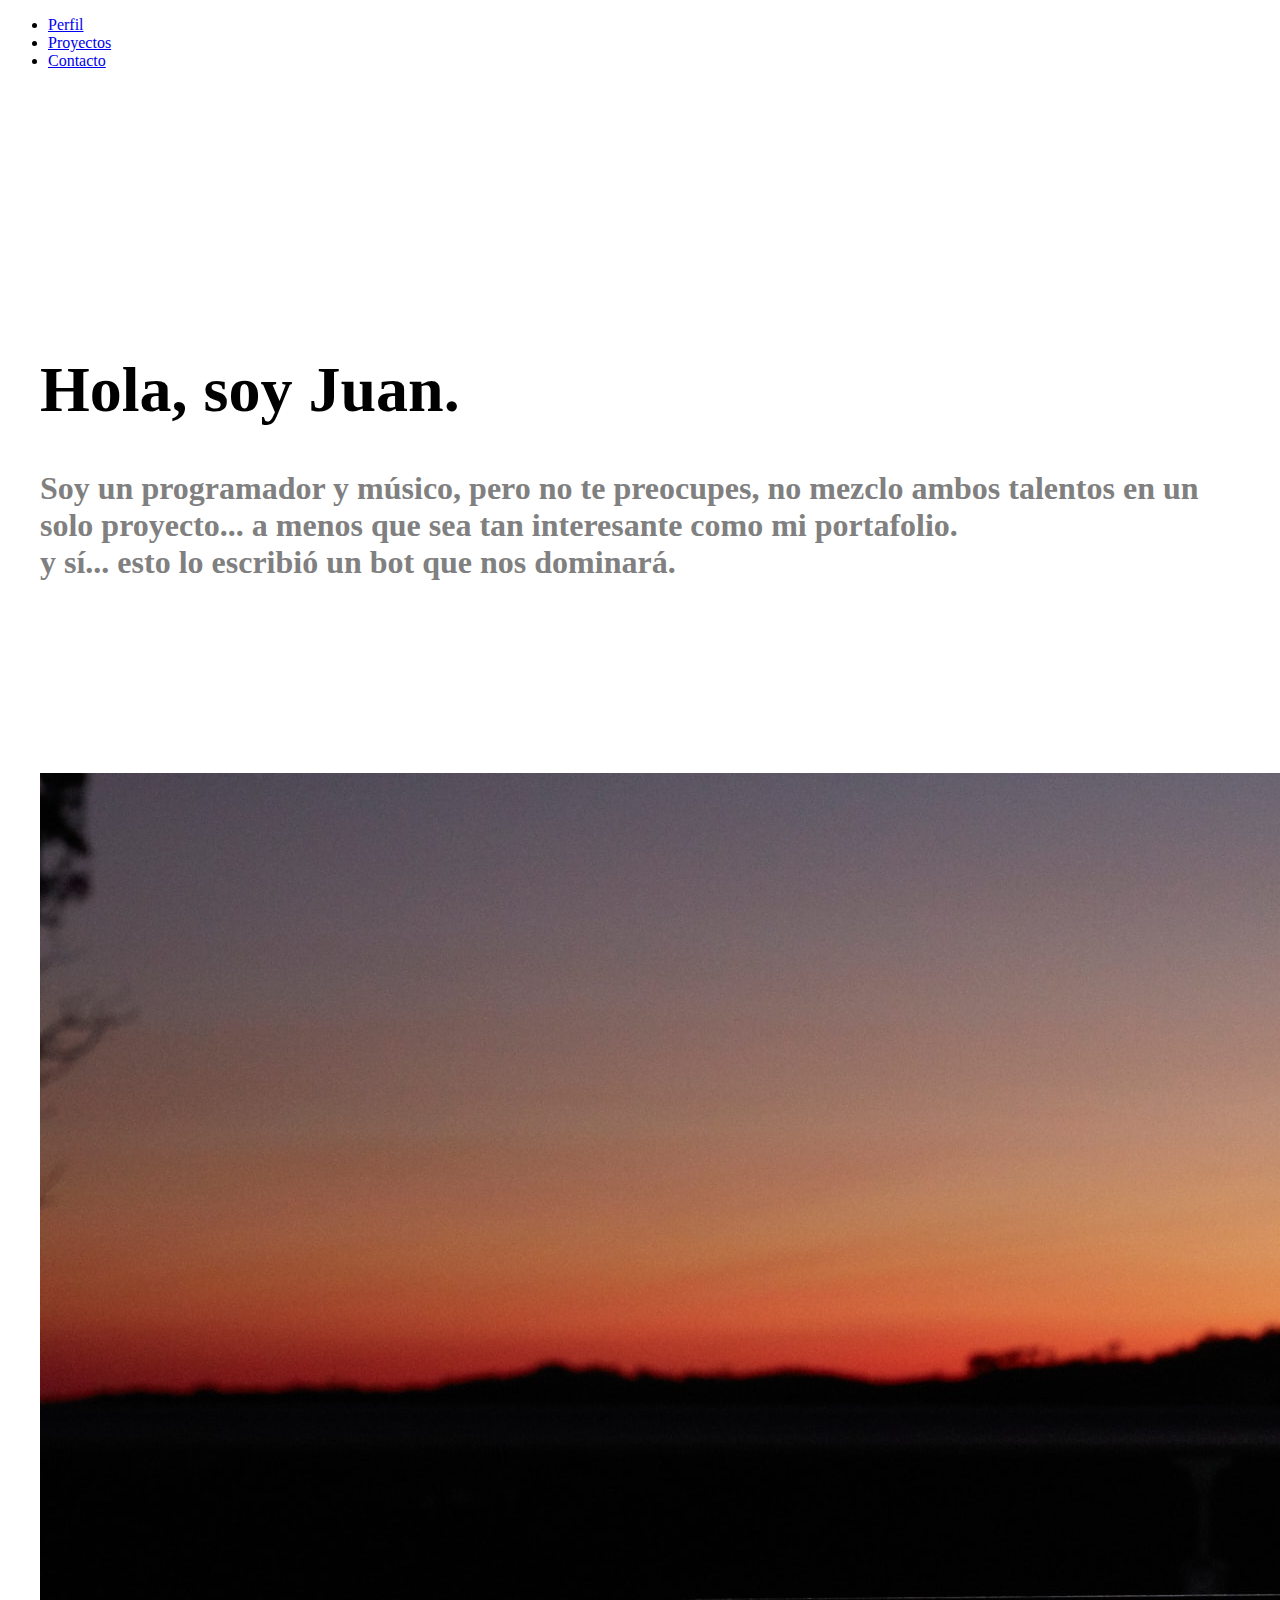
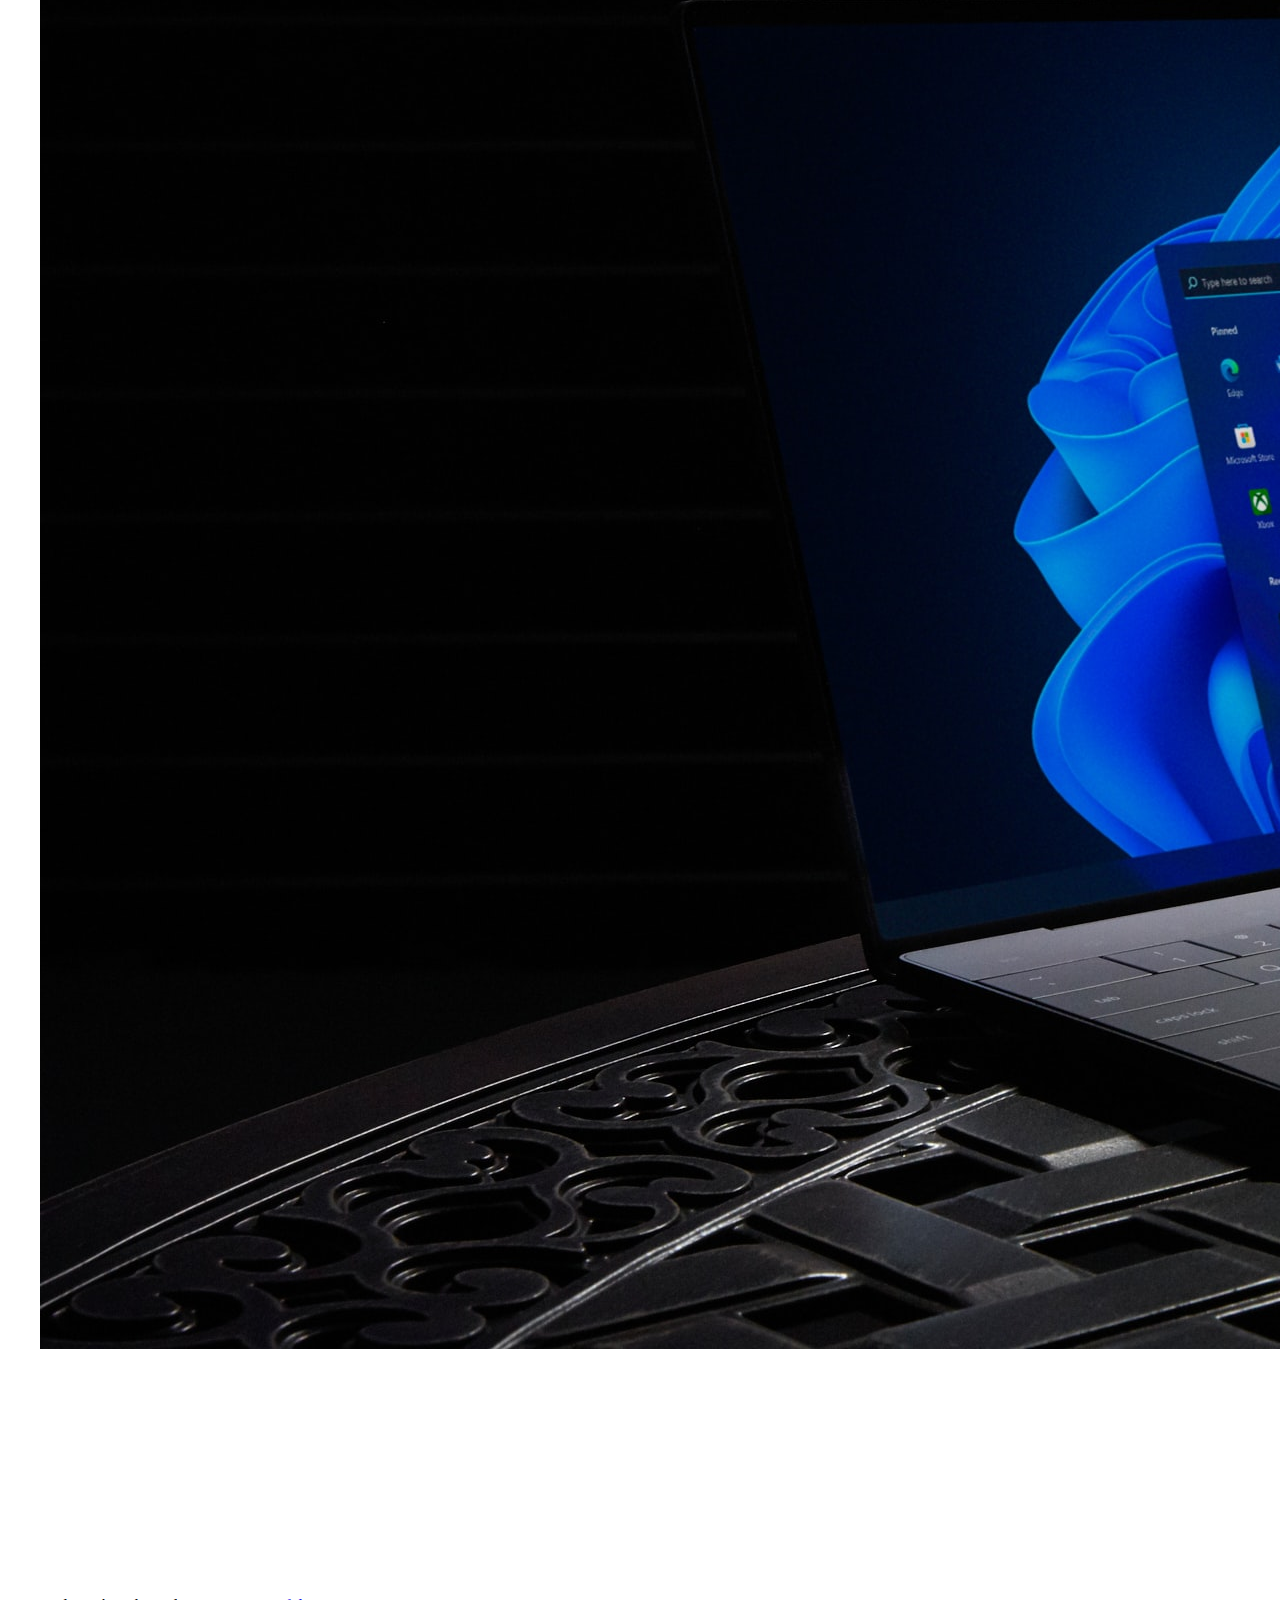
<file: index.html>
<!DOCTYPE html>
<html lang="es">
  <head>
    <meta charset="UTF-8" />
    <meta http-equiv="X-UA-Compatible" content="IE=edge" />
    <meta name="viewport" content="width=device-width, initial-scale=1.0" />
    <title>Desafíos Desafío Latam</title>

    <link
      href="https://cdn.jsdelivr.net/npm/bootstrap@5.1.3/dist/css/bootstrap.min.css"
      rel="stylesheet"
      integrity="sha384-1BmE4kWBq78iYhFldvKuhfTAU6auU8tT94WrHftjDbrCEXSU1oBoqyl2QvZ6jIW3"
      crossorigin="anonymous"
    />

    <link rel="stylesheet" href="./assets/css/style.css" />
  </head>

  <body>
    <header>
      <ul class="nav nav-pills my-4 justify-content-center">
        <li class="nav-item items">
          <a class="nav-link active" aria-current="page" href="./index.html"
            >Perfil</a
          >
        </li>

        <li class="nav-item">
          <a class="nav-link" href="./proyectos.html">Proyectos</a>
        </li>

        <li class="nav-item">
          <a class="nav-link" href="./contacto.html">Contacto</a>
        </li>
      </ul>
    </header>

    <main>
      <h1>
        <div class="container-fluid">
          <div class="row">
            <div class="col"></div>
            <div class="col-4">
              <div class="texto-margen">
                <h1 id="nombre fs-1">Hola, soy Juan.</h1>
                <p class="fs-5">
                  Soy un programador y músico, pero no te preocupes, no mezclo
                  ambos talentos en un solo proyecto... a menos que sea tan
                  interesante como mi portafolio.<br />
                  <span class="fs-6 color-substxt"
                    >y sí... esto lo escribió un bot que nos dominará.</span
                  >
                </p>
              </div>
            </div>
            <div class="col-4">
              <img
                src="./assets/img/dell-4Ea0P4IsZ_4-unsplash.jpg"
                alt=""
                class="imagen-margen img-fluid m-10"
              />
            </div>
            <div class="col"></div>
          </div>
        </div>
      </h1>
    </main>

    <footer>
      <nav class="navbar fixed-bottom navbar-light bg-danger">
        <div class="container-fluid justify-content-center .bg-danger">
          <a class="navbar-brand text-light fw-bold"
            >En actualización trabajando en:<a
              href="./Portafolio_New/index.html"
              >nuevo portafolio</a
            ></a
          >
        </div>
      </nav>
    </footer>
  </body>
</html>
</file>
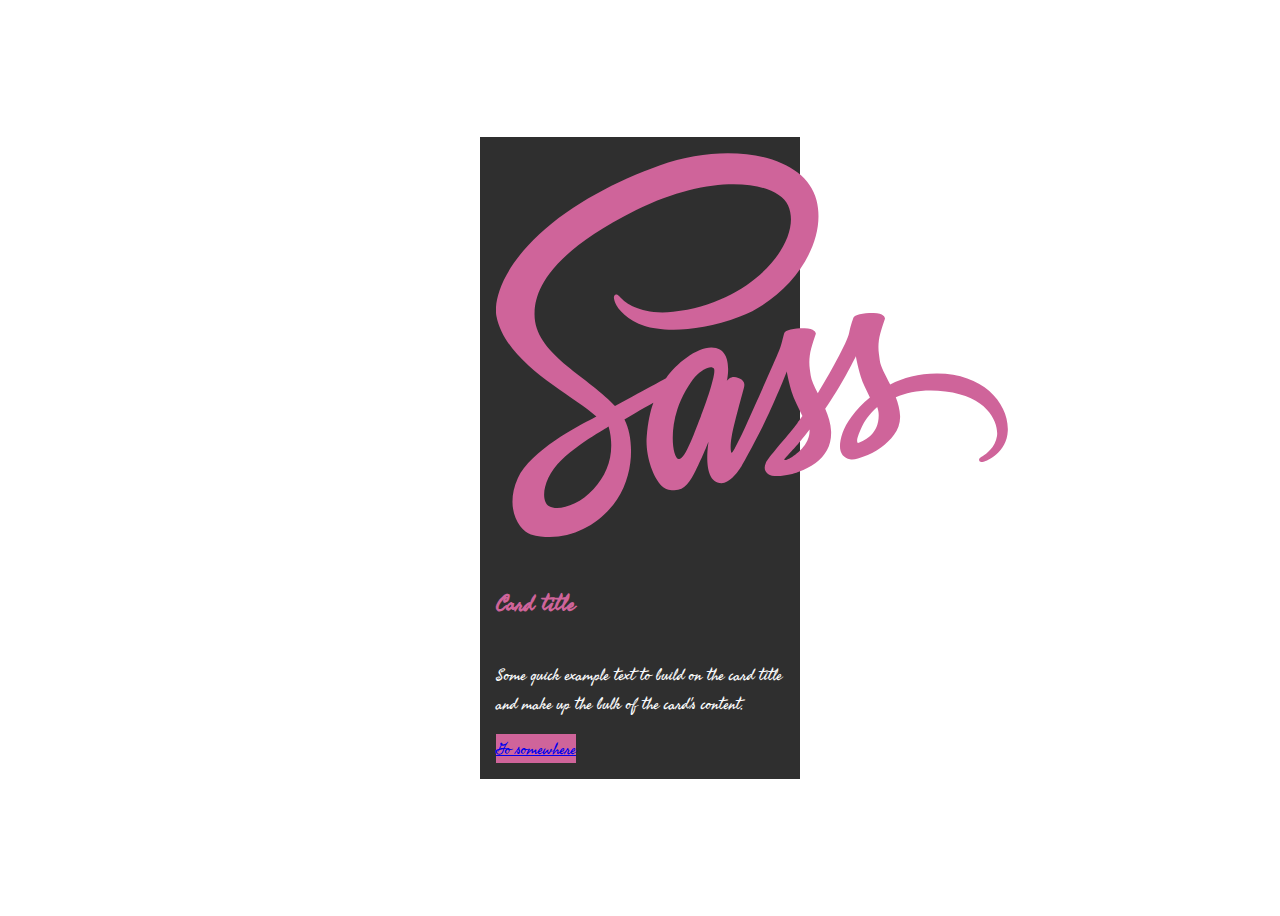
<file: assets/desafios/2.4_Sass/index.html>
<!DOCTYPE html>
<html lang="es">

<head>
    <meta charset="UTF-8">
    <meta http-equiv="X-UA-Compatible" content="IE=edge">
    <meta name="viewport" content="width=device-width, initial-scale=1.0">
    <link href="https://cdn.jsdelivr.net/npm/bootstrap@5.3.0-alpha1/dist/css/bootstrap.min.css" rel="stylesheet"
        integrity="sha384-GLhlTQ8iRABdZLl6O3oVMWSktQOp6b7In1Zl3/Jr59b6EGGoI1aFkw7cmDA6j6gD" crossorigin="anonymous">
    <link rel="stylesheet" href="./css/style.css">
    <title>Sass</title>
</head>

<body>
    <div class="card" style="width: 18rem;">
        <img src="./img/sass2.svg" class="card-img-top" alt="...">
        <div class="card-body">
          <h5 class="card-title">Card title</h5>
          <p class="card-text">Some quick example text to build on the card title and make up the bulk of the card's content.</p>
          <a href="#" class="btn btn-primary">Go somewhere</a>
        </div>
      </div>
      </body>

</html>
</file>
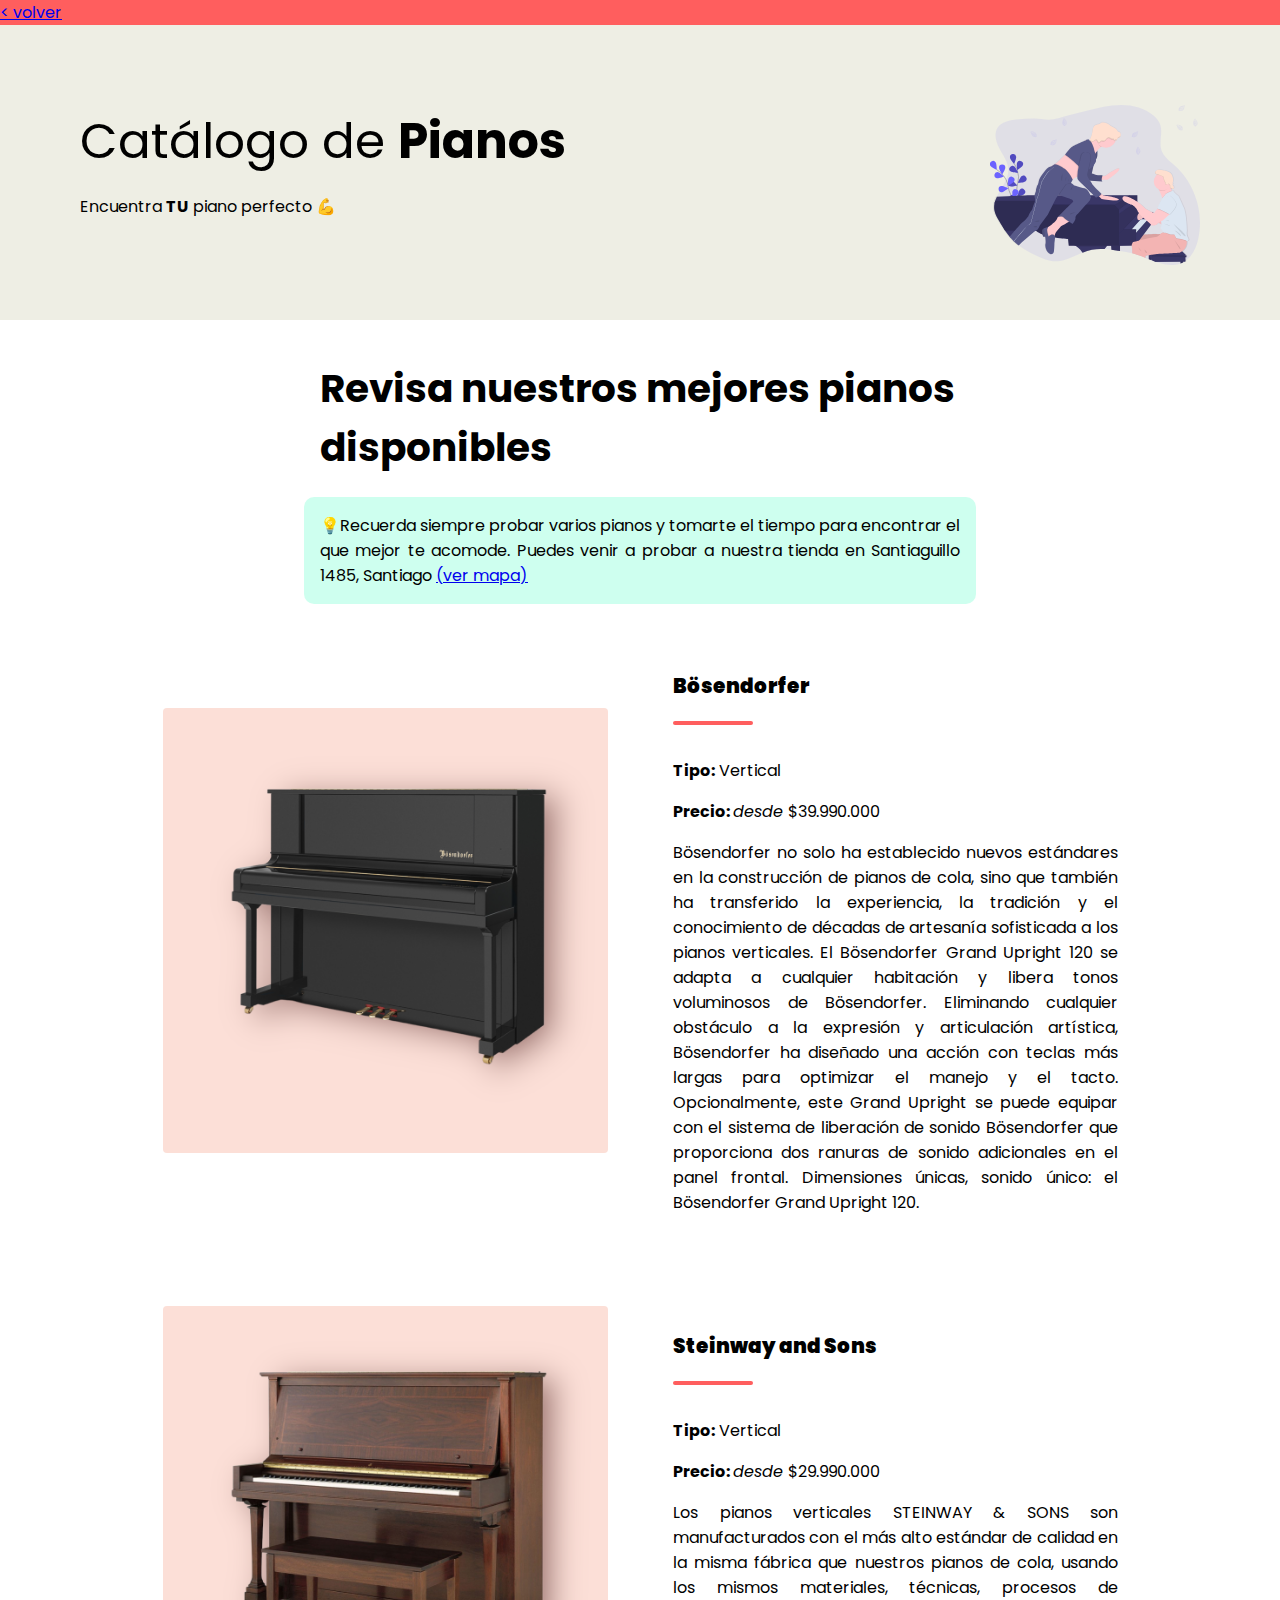
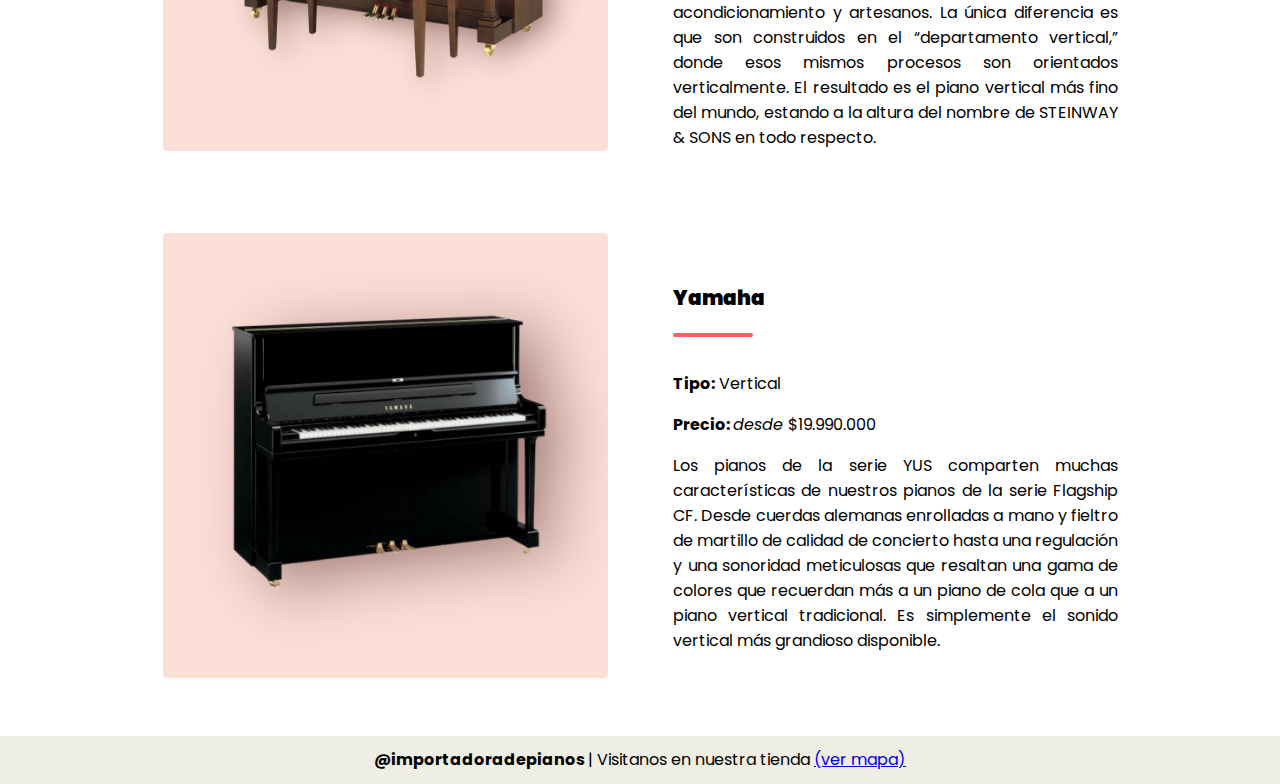
<file: assets/desafios/2_CSS/index.html>
<!DOCTYPE html>
<html lang="es">

<head>
    <meta charset="UTF-8">
    <meta http-equiv="X-UA-Compatible" content="IE=edge">
    <meta name="viewport" content="width=device-width, initial-scale=1.0">
    <link rel="stylesheet" href="./assets/style.css">
    <link rel="icon" type="image/x-icon" href="./assets/img/piano icon.png">
    <title>Catálogo Pianos</title>
    <link rel="preconnect" href="https://fonts.googleapis.com">
<link rel="preconnect" href="https://fonts.gstatic.com" crossorigin>
<link href="https://fonts.googleapis.com/css2?family=Poppins:ital,wght@0,100;0,200;0,300;0,400;0,500;0,600;0,700;0,800;0,900;1,100;1,200;1,300;1,400;1,500;1,600;1,700;1,800;1,900&display=swap" rel="stylesheet">
</head>

<header>
    <div class="portafolio-back-to-main"> 
        <a href="../../../proyectos.html">
            &lt; volver
        </a>
    </div>
    
    <div class="header">
        <img id="banner-incial" src="assets/img/piano sesion ilustration.svg">
        <span class="center">
            <h1>Catálogo de <strong>Pianos</strong></h1>
            <p>Encuentra <span class="strong">tu</span> piano perfecto 💪</p>
        </span>

    </div>
</header>

<body>
    <h2 class="center">Revisa nuestros mejores pianos disponibles</h2>
    <p id="aviso">💡Recuerda siempre probar varios pianos y tomarte el tiempo para encontrar el que mejor te acomode.
        Puedes venir a probar a nuestra tienda en Santiaguillo 1485, Santiago <a
            href="https://www.google.com/maps/dir//importadora+de+pianos+chile/data=!4m6!4m5!1m1!4e2!1m2!1m1!1s0x9662c510e7d12515:0xe0b9e492962c212b?sa=X&ved=2ahUKEwj71N-y5O_7AhVrIbkGHWfgAEoQ9Rd6BAhnEAU"
            target="_blank">(ver mapa)</a></p>
    <div class="products">
        <table>
            <tr>
                <td>
                    <img src="./assets/img/productos/bösendorfer.png" alt="" />
                </td>
                <td>
                    <h5><strong>Bösendorfer</strong></h5> <!-- ¿es razonable poner a un título de una TD un h5? esto ayudaría a la jerarquía de una potencial web?-->
                    <p><strong>Tipo:</strong> Vertical</p>
                    <p><strong>Precio: </strong> <i>desde </i> $39.990.000</p>
                    <p>Bösendorfer no solo ha establecido nuevos estándares en la construcción de pianos de cola, sino
                        que también ha transferido la experiencia, la tradición y el conocimiento de décadas de
                        artesanía sofisticada a los pianos verticales. El Bösendorfer Grand Upright 120 se adapta a
                        cualquier habitación y libera tonos voluminosos de Bösendorfer. Eliminando cualquier obstáculo a
                        la expresión y articulación artística, Bösendorfer ha diseñado una acción con teclas más largas
                        para optimizar el manejo y el tacto. Opcionalmente, este Grand Upright se puede equipar con el
                        sistema de liberación de sonido Bösendorfer que proporciona dos ranuras de sonido adicionales en
                        el panel frontal. Dimensiones únicas, sonido único: el Bösendorfer Grand Upright 120.</p>

                </td>
            </tr>
            <tr>
                <td>
                    <img src="./assets/img/productos/steinway.png" alt="" />
                </td>
                <td>
                    <h5><strong>Steinway and Sons</strong></h5>
                    <p><strong>Tipo:</strong> Vertical</p>
                    <p><strong>Precio: </strong><i>desde </i> $29.990.000</p>
                    <p>Los pianos verticales STEINWAY & SONS son manufacturados con el más alto estándar de calidad en
                        la misma fábrica que nuestros pianos de cola, usando los mismos materiales, técnicas, procesos
                        de acondicionamiento y artesanos. La única diferencia es que son construidos en el “departamento
                        vertical,” donde esos mismos procesos son orientados verticalmente. El resultado es el piano
                        vertical más fino del mundo, estando a la altura del nombre de STEINWAY & SONS en todo respecto.
                    </p>
                </td>
            </tr>
            <tr>
                <td>
                    <img src="./assets/img/productos/yamaha.png" alt="" />
                </td>
                <td>
                    <h5><strong>Yamaha</strong></h5>
                    <p><strong>Tipo:</strong> Vertical</p>
                    <p><strong>Precio: </strong><i>desde </i> $19.990.000</p>
                    <p>Los pianos de la serie YUS comparten muchas características de nuestros pianos de la serie
                        Flagship CF. Desde cuerdas alemanas enrolladas a mano y fieltro de martillo de calidad de
                        concierto hasta una regulación y una sonoridad meticulosas que resaltan una gama de colores que
                        recuerdan más a un piano de cola que a un piano vertical tradicional. Es simplemente el sonido
                        vertical más grandioso disponible.</p>
                </td>
            </tr>
        </table>
    </div>

</body>

<footer>
    <p><strong>@importadoradepianos </strong>| Visitanos en nuestra tienda <a
            href="https://www.google.com/maps/dir//importadora+de+pianos+chile/data=!4m6!4m5!1m1!4e2!1m2!1m1!1s0x9662c510e7d12515:0xe0b9e492962c212b?sa=X&ved=2ahUKEwj71N-y5O_7AhVrIbkGHWfgAEoQ9Rd6BAhnEAU"
            target="_blank">(ver mapa)</a></p>
</footer>
</html>
</file>
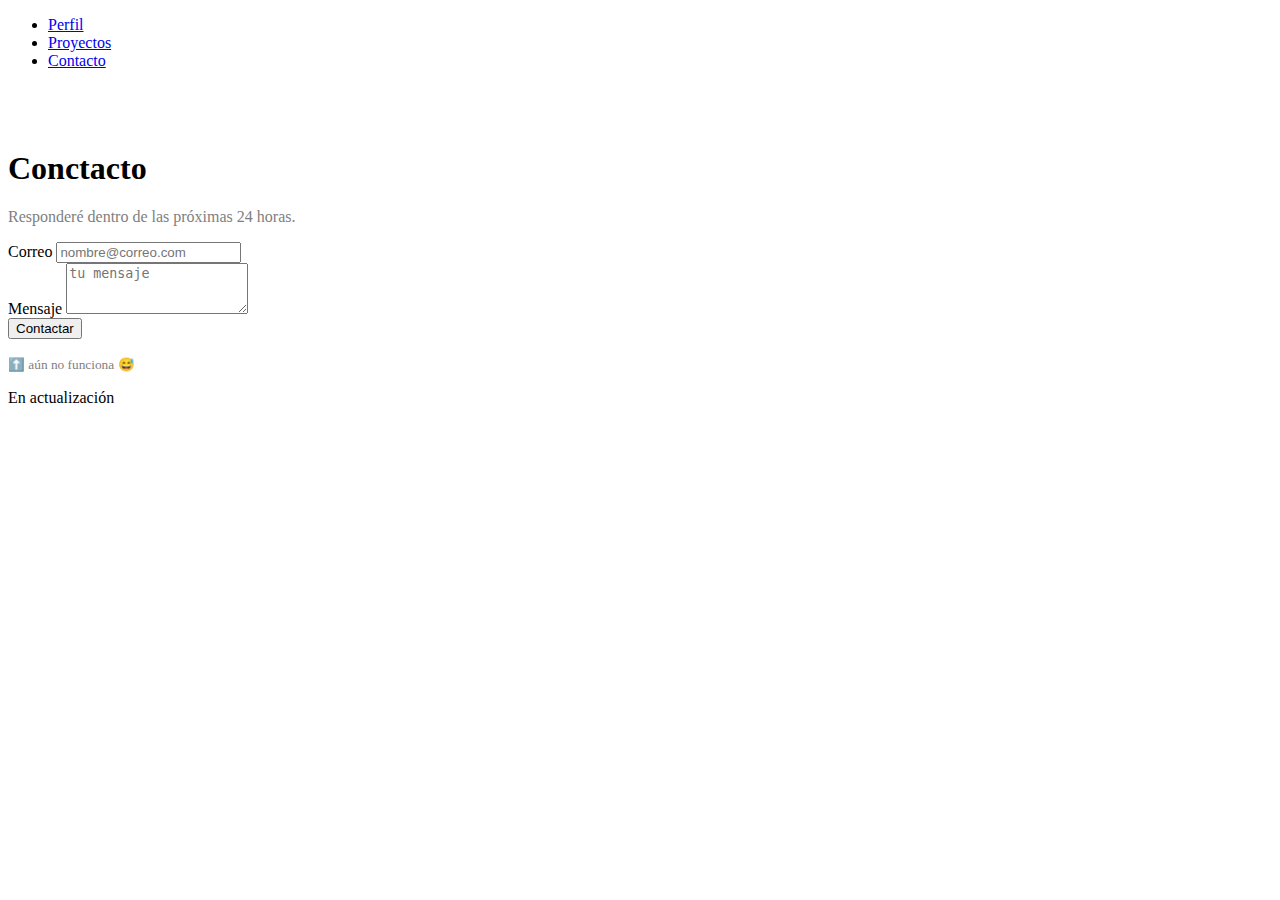
<file: contacto.html>
<!DOCTYPE html>
<html lang="es">

<head>
    <meta charset="UTF-8">
    <meta http-equiv="X-UA-Compatible" content="IE=edge">
    <meta name="viewport" content="width=device-width, initial-scale=1.0">
    <title>Portafolio</title>

    <link href="https://cdn.jsdelivr.net/npm/bootstrap@5.1.3/dist/css/bootstrap.min.css" rel="stylesheet"
        integrity="sha384-1BmE4kWBq78iYhFldvKuhfTAU6auU8tT94WrHftjDbrCEXSU1oBoqyl2QvZ6jIW3" crossorigin="anonymous">

    <link rel="stylesheet" href="./assets/css/style.css">
</head>

<body>
    <header>
        <ul class="nav nav-pills my-4 justify-content-center">
            <li class="nav-item items">
                <a class="nav-link " aria-current="page" href="./index.html">Perfil</a>
            </li>
            <li class="nav-item">
                <a class="nav-link" href="./proyectos.html">Proyectos</a>
            </li>
            <li class="nav-item">
                <a class="nav-link active" href="./contacto.html">Contacto</a>
            </li>
        </ul>
    </header>

</body>

<main>

    <div class="container">
        <div class="row">
            <div class="col">
            </div>
            <div class="col">
                <div class="mb-3">
                    <h1>Conctacto</h1>
                    <p class="fs-6">Responderé dentro de las próximas 24 horas.</p>
                    <form>
                        <label for="exampleFormControlInput1" class="form-label">Correo</label>
                        <input type="email" class="form-control" id="exampleFormControlInput1"
                            placeholder="nombre@correo.com">
                </div>
                <div class="mb-3">
                    <label for="exampleFormControlTextarea1" class="form-label">Mensaje</label>
                    <textarea class="form-control" id="exampleFormControlTextarea1" rows="3"
                        placeholder="tu mensaje"></textarea>
                </div>
                <button type="submit" class="btn btn-primary mb-3">Contactar</button>
                <p class="card-text"><small class="text-muted">⬆️ aún no funciona 😅</small></p>
                </form>
            </div>
            <div class="col">
            </div>
        </div>
    </div>
    <footer>
        <nav class="navbar fixed-bottom navbar-light bg-danger">
            <div class="container-fluid justify-content-center .bg-danger">
                <a class="navbar-brand text-light fw-bold">En actualización</a>
            </div>
        </nav>
    </footer>


</main>

</html>
</file>
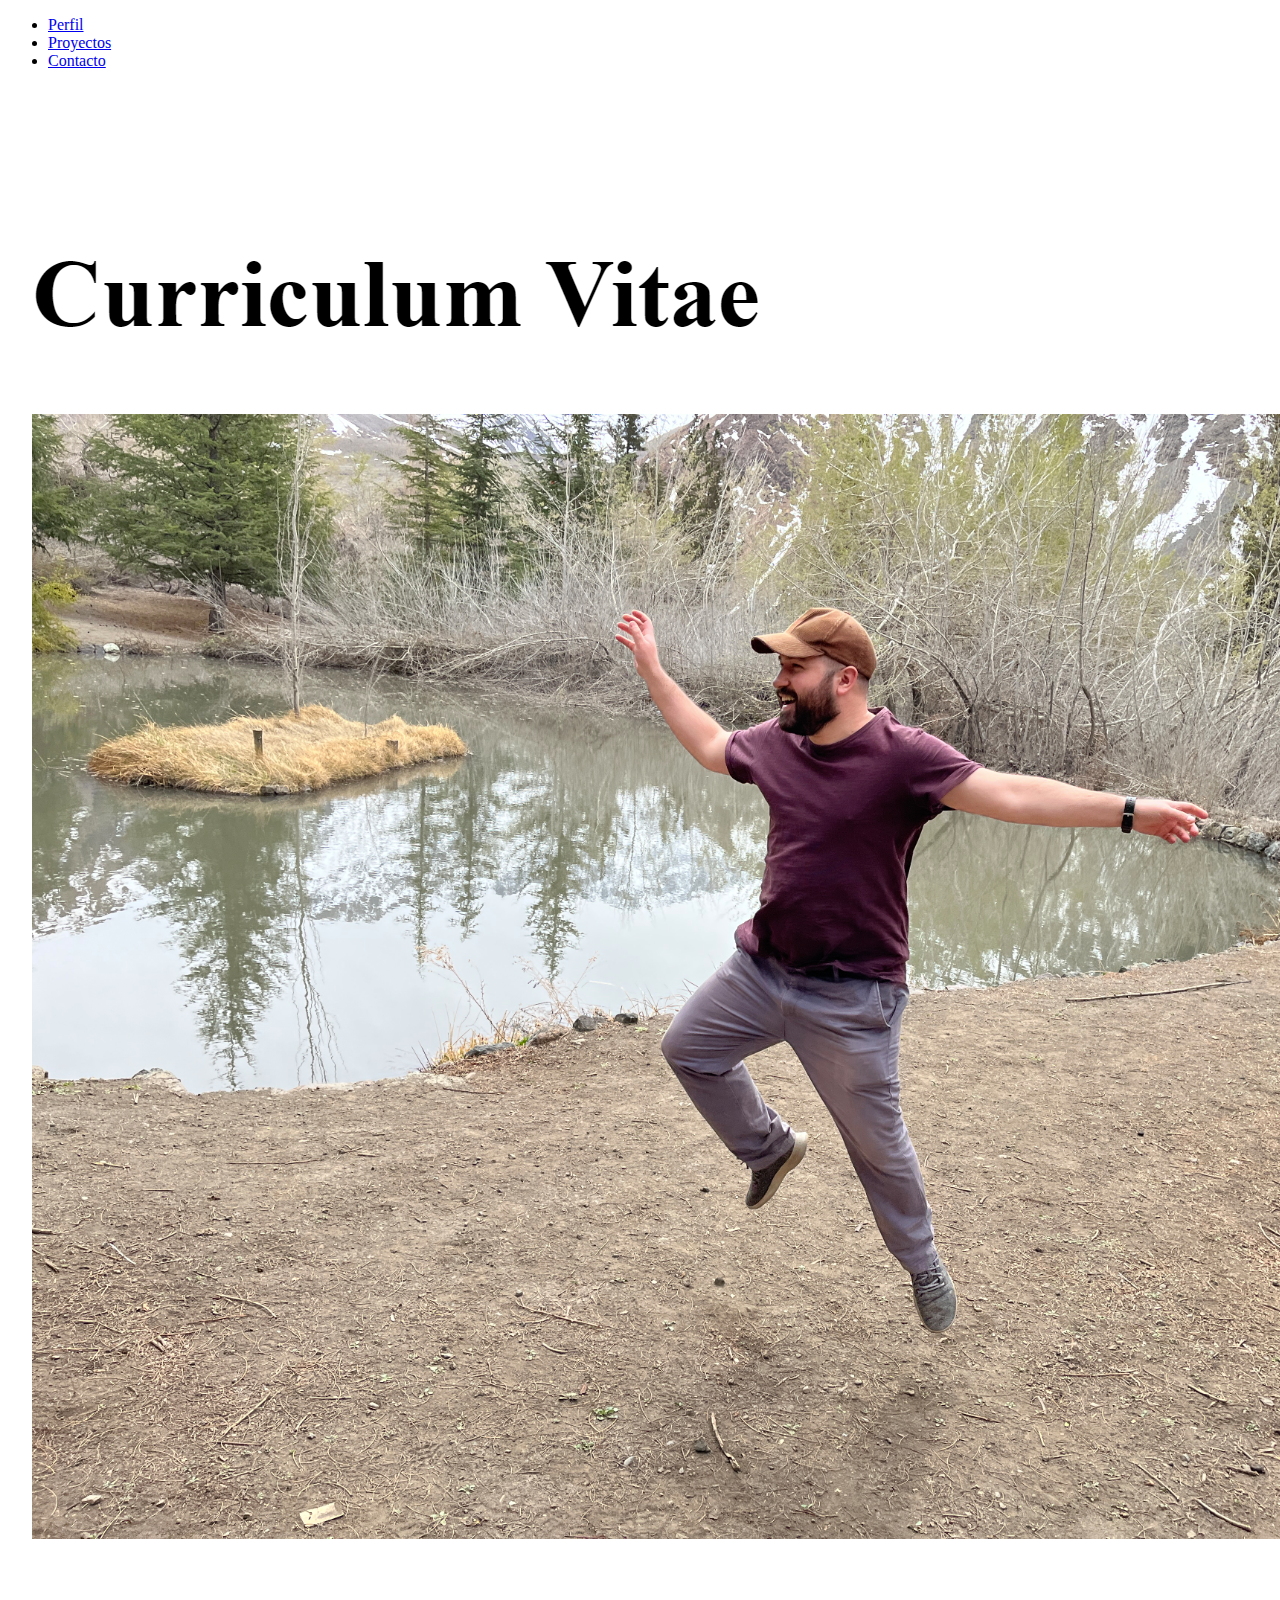
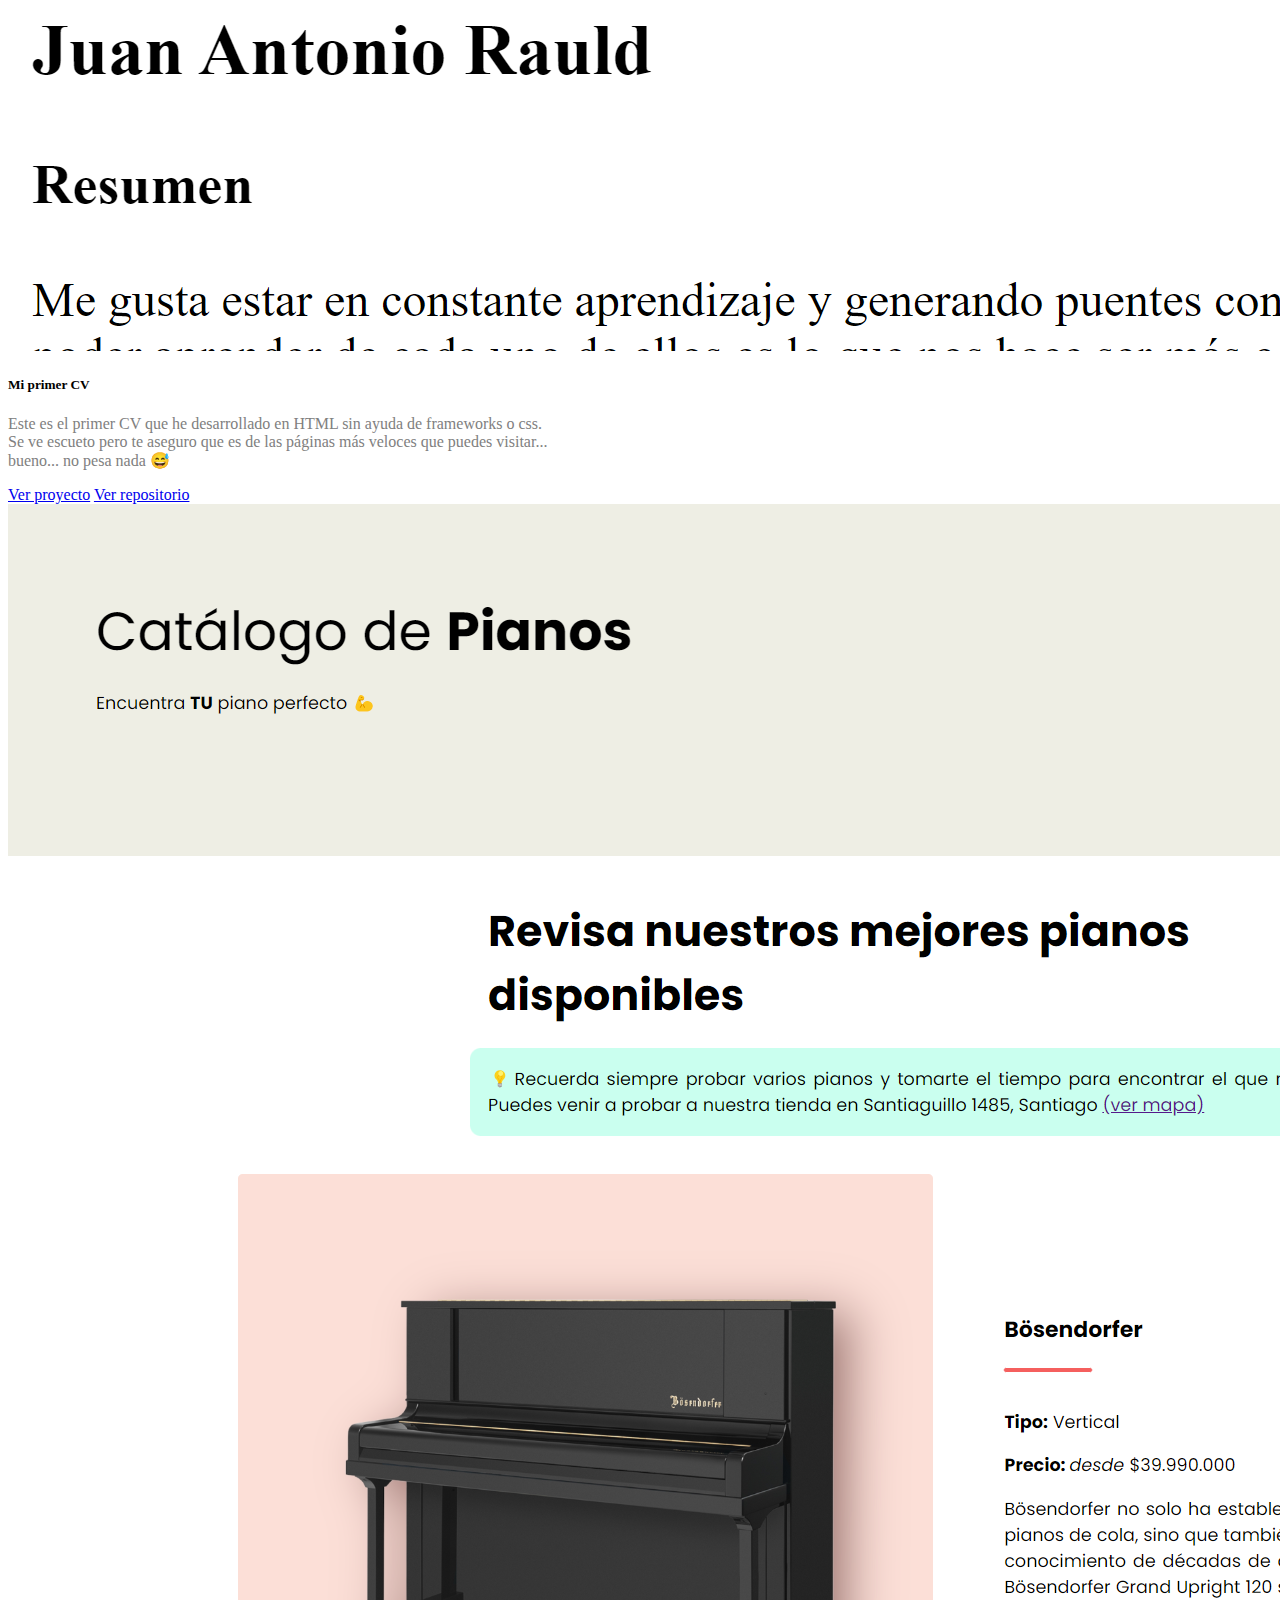
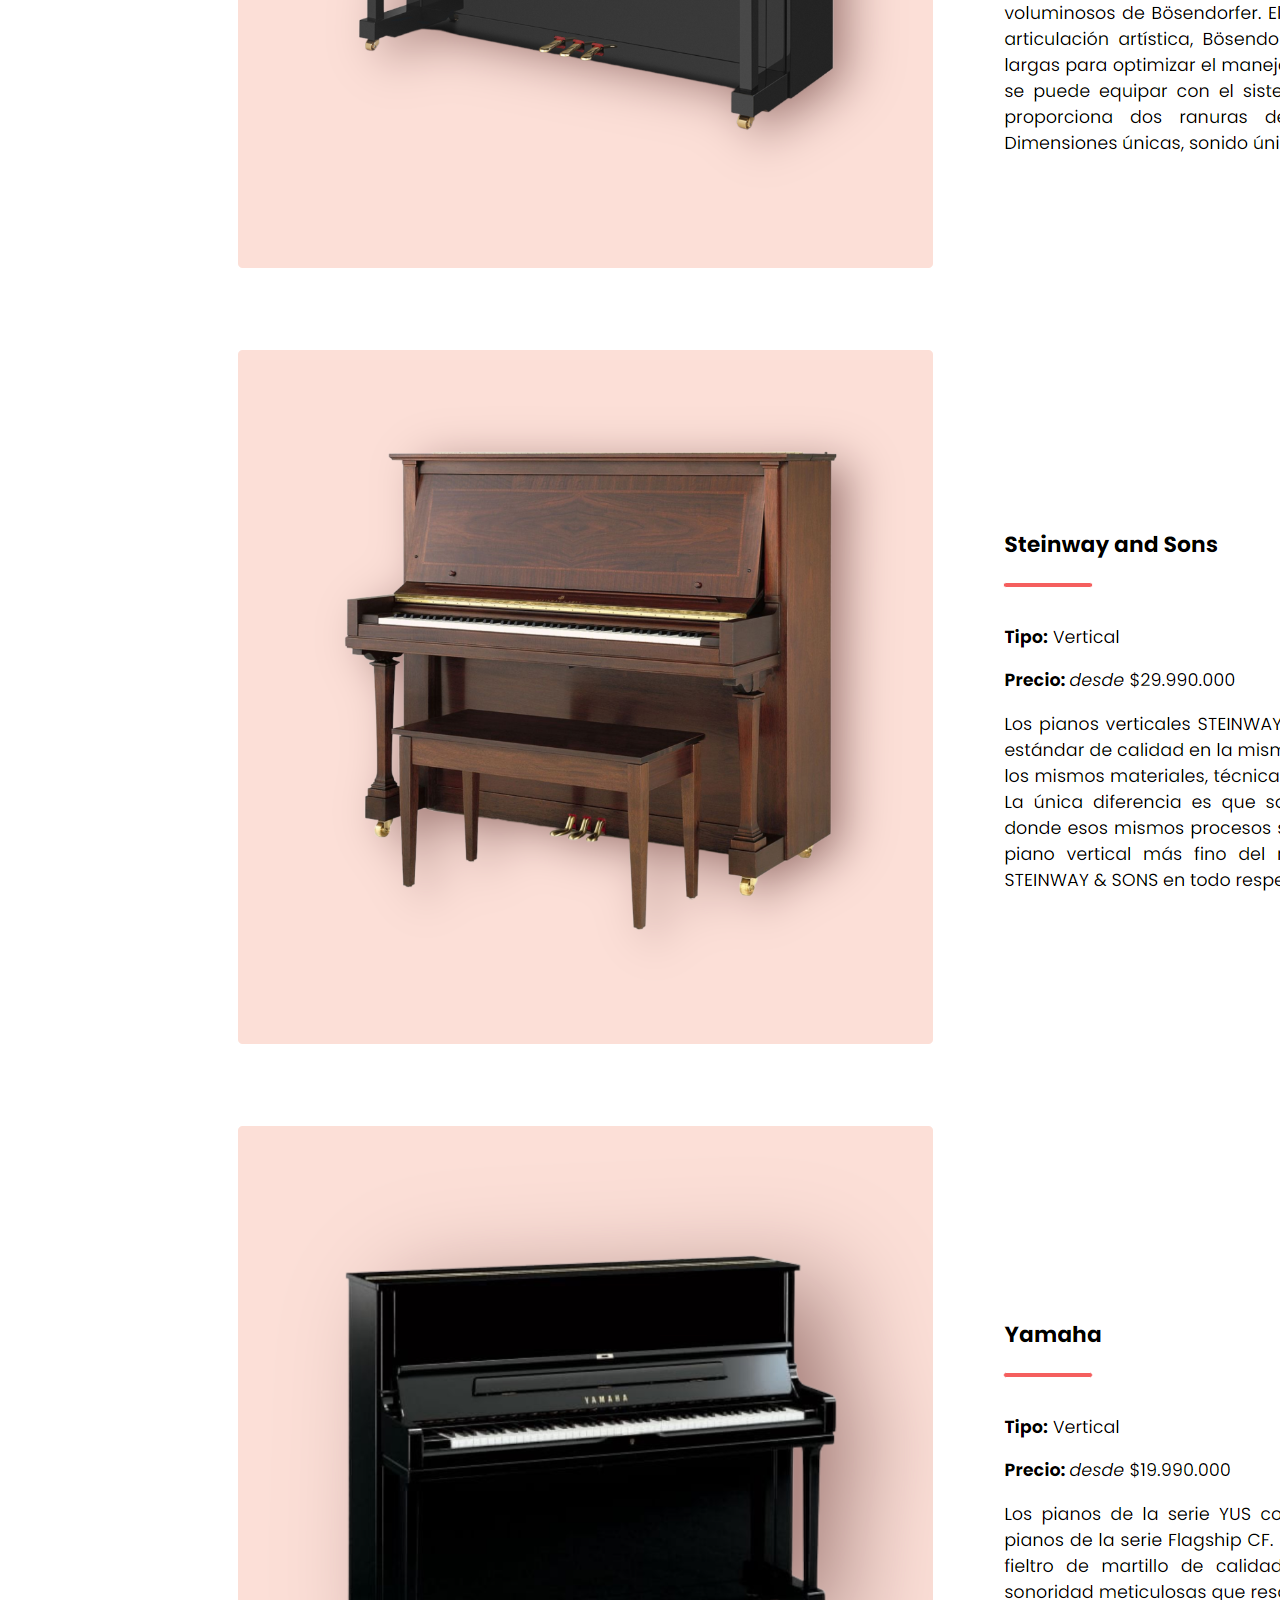
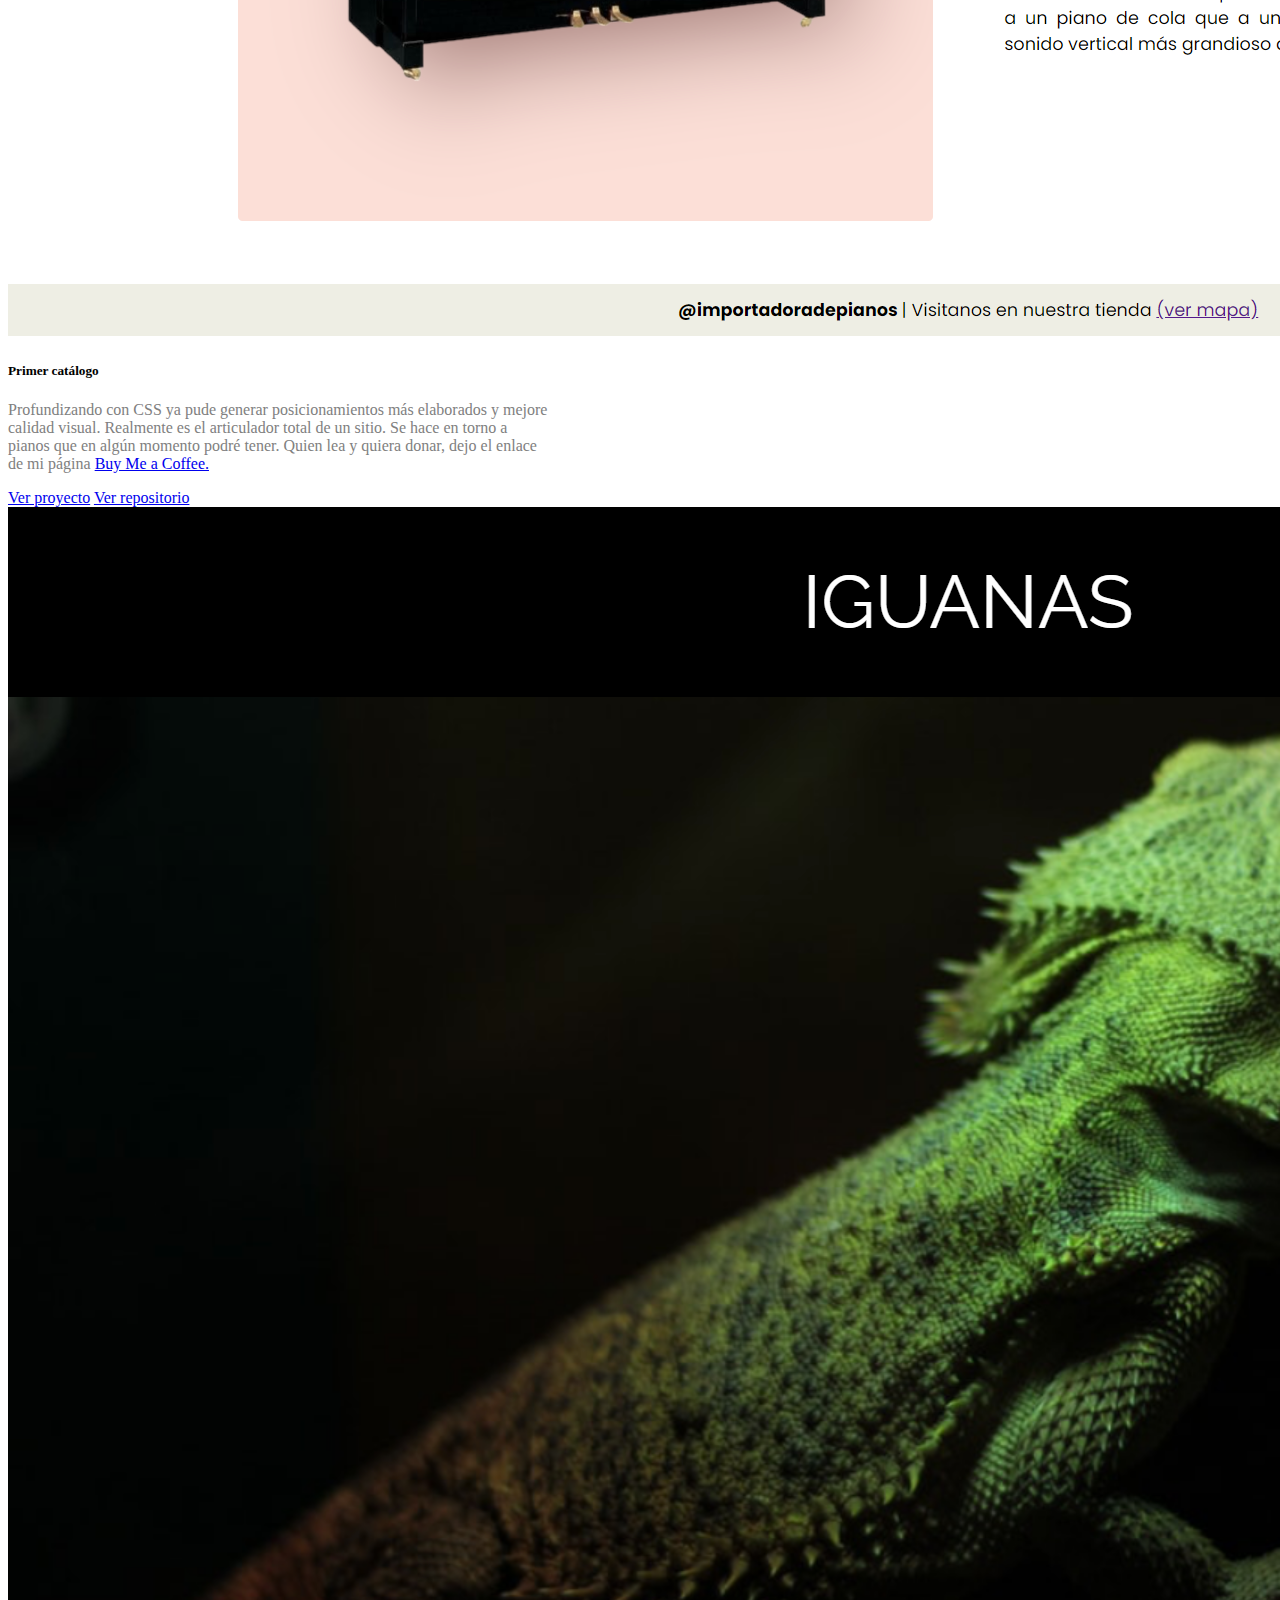
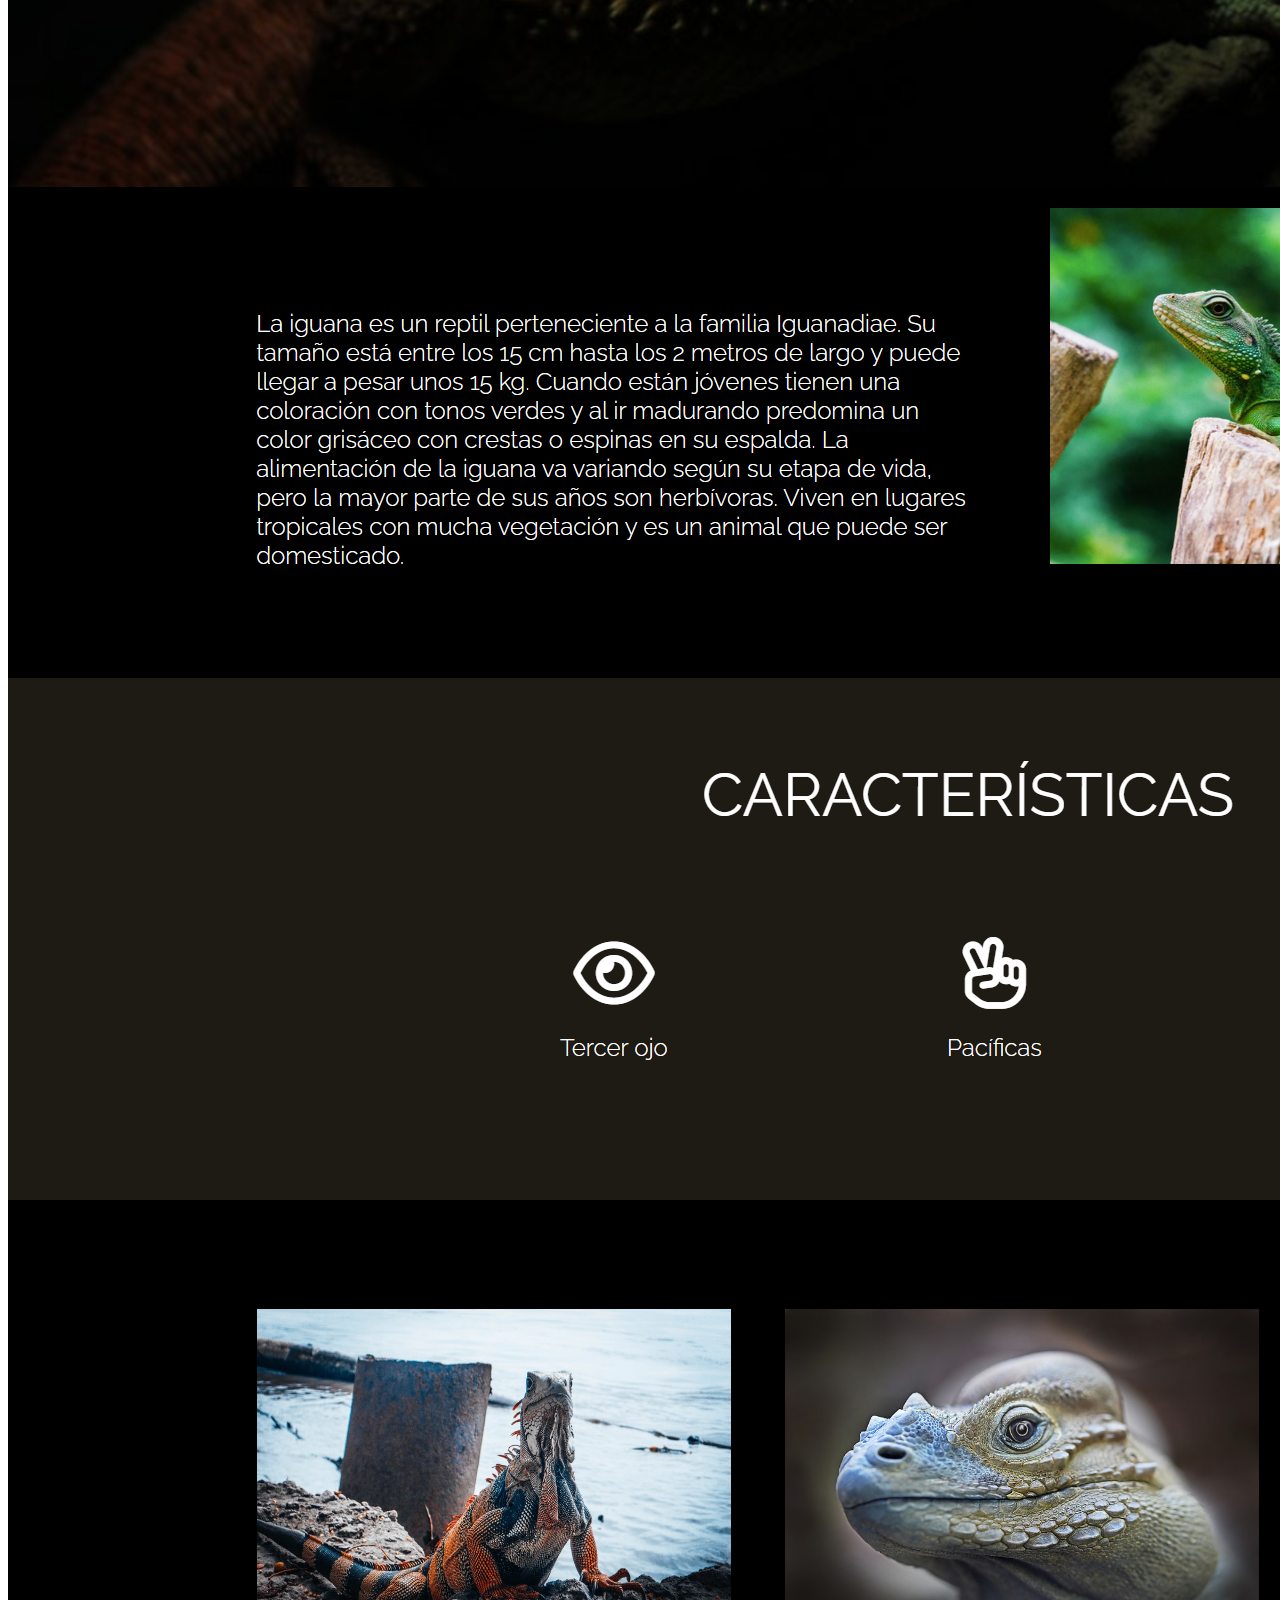
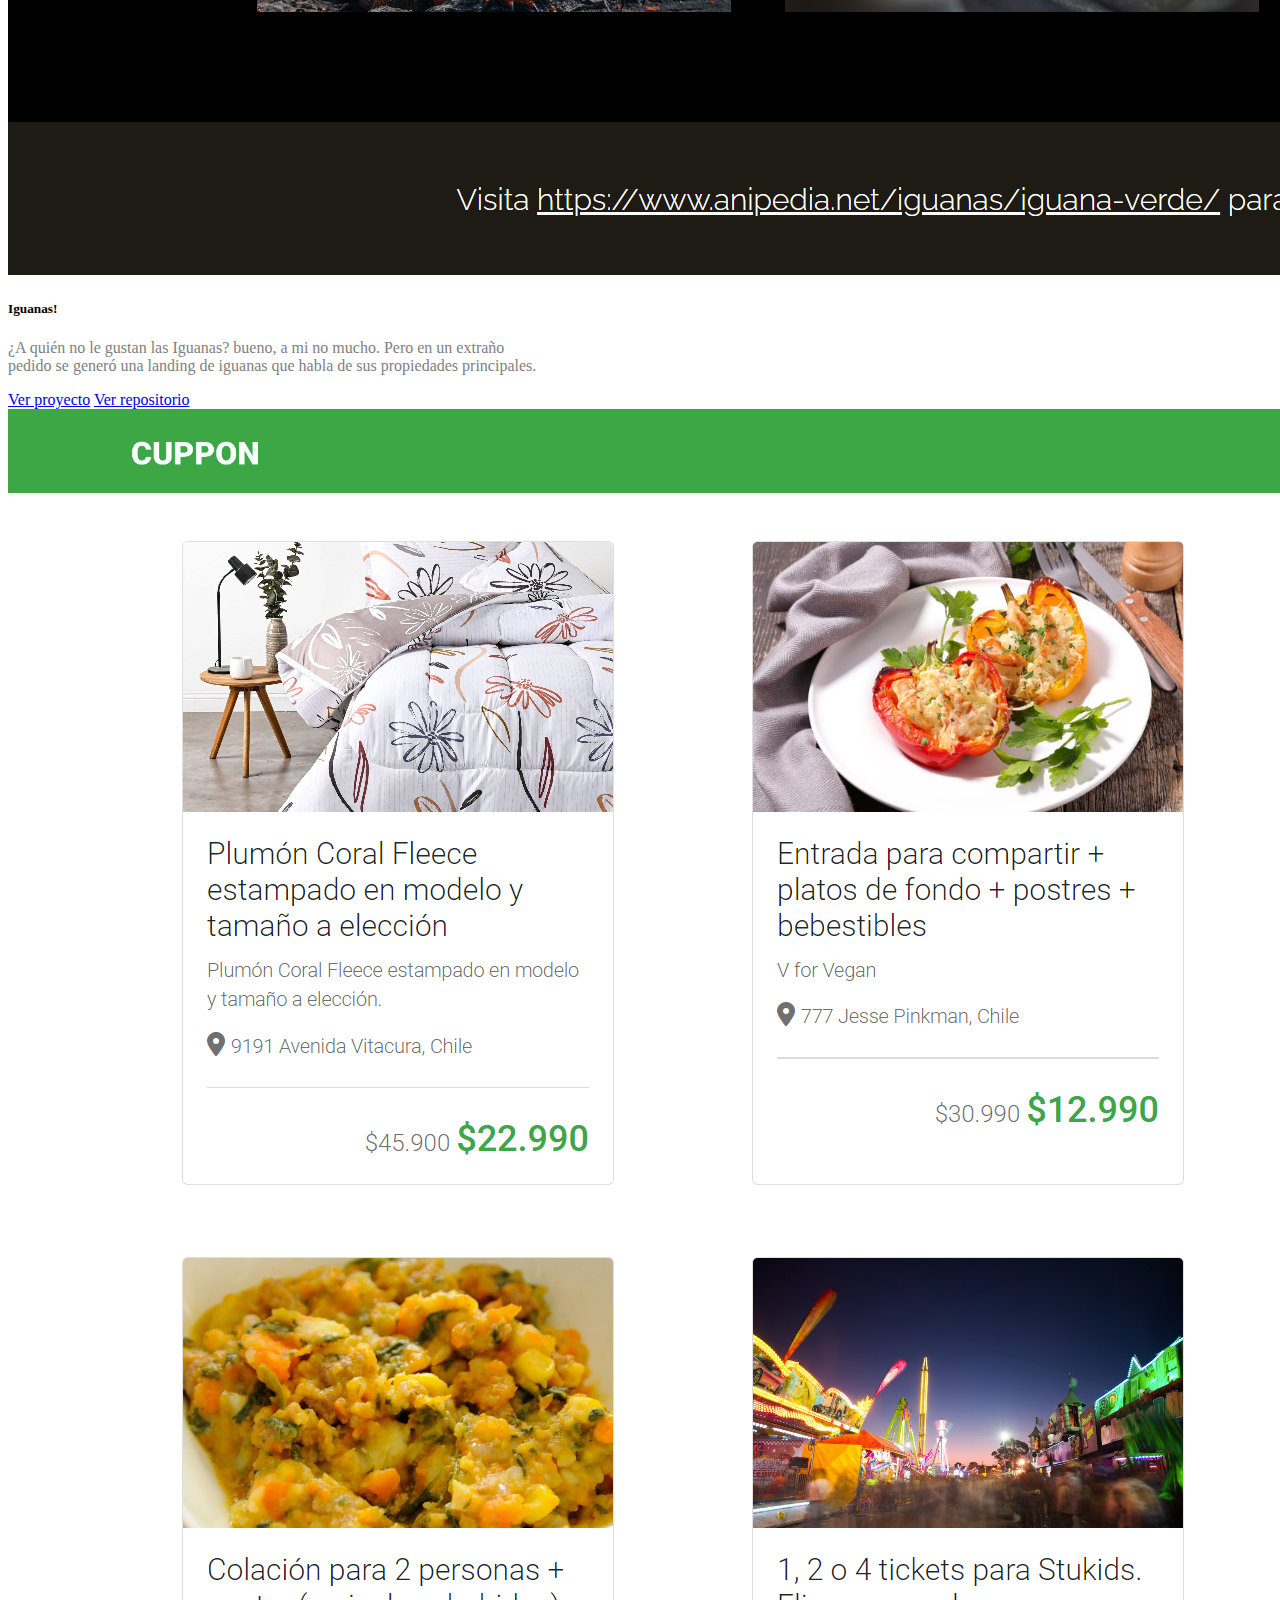
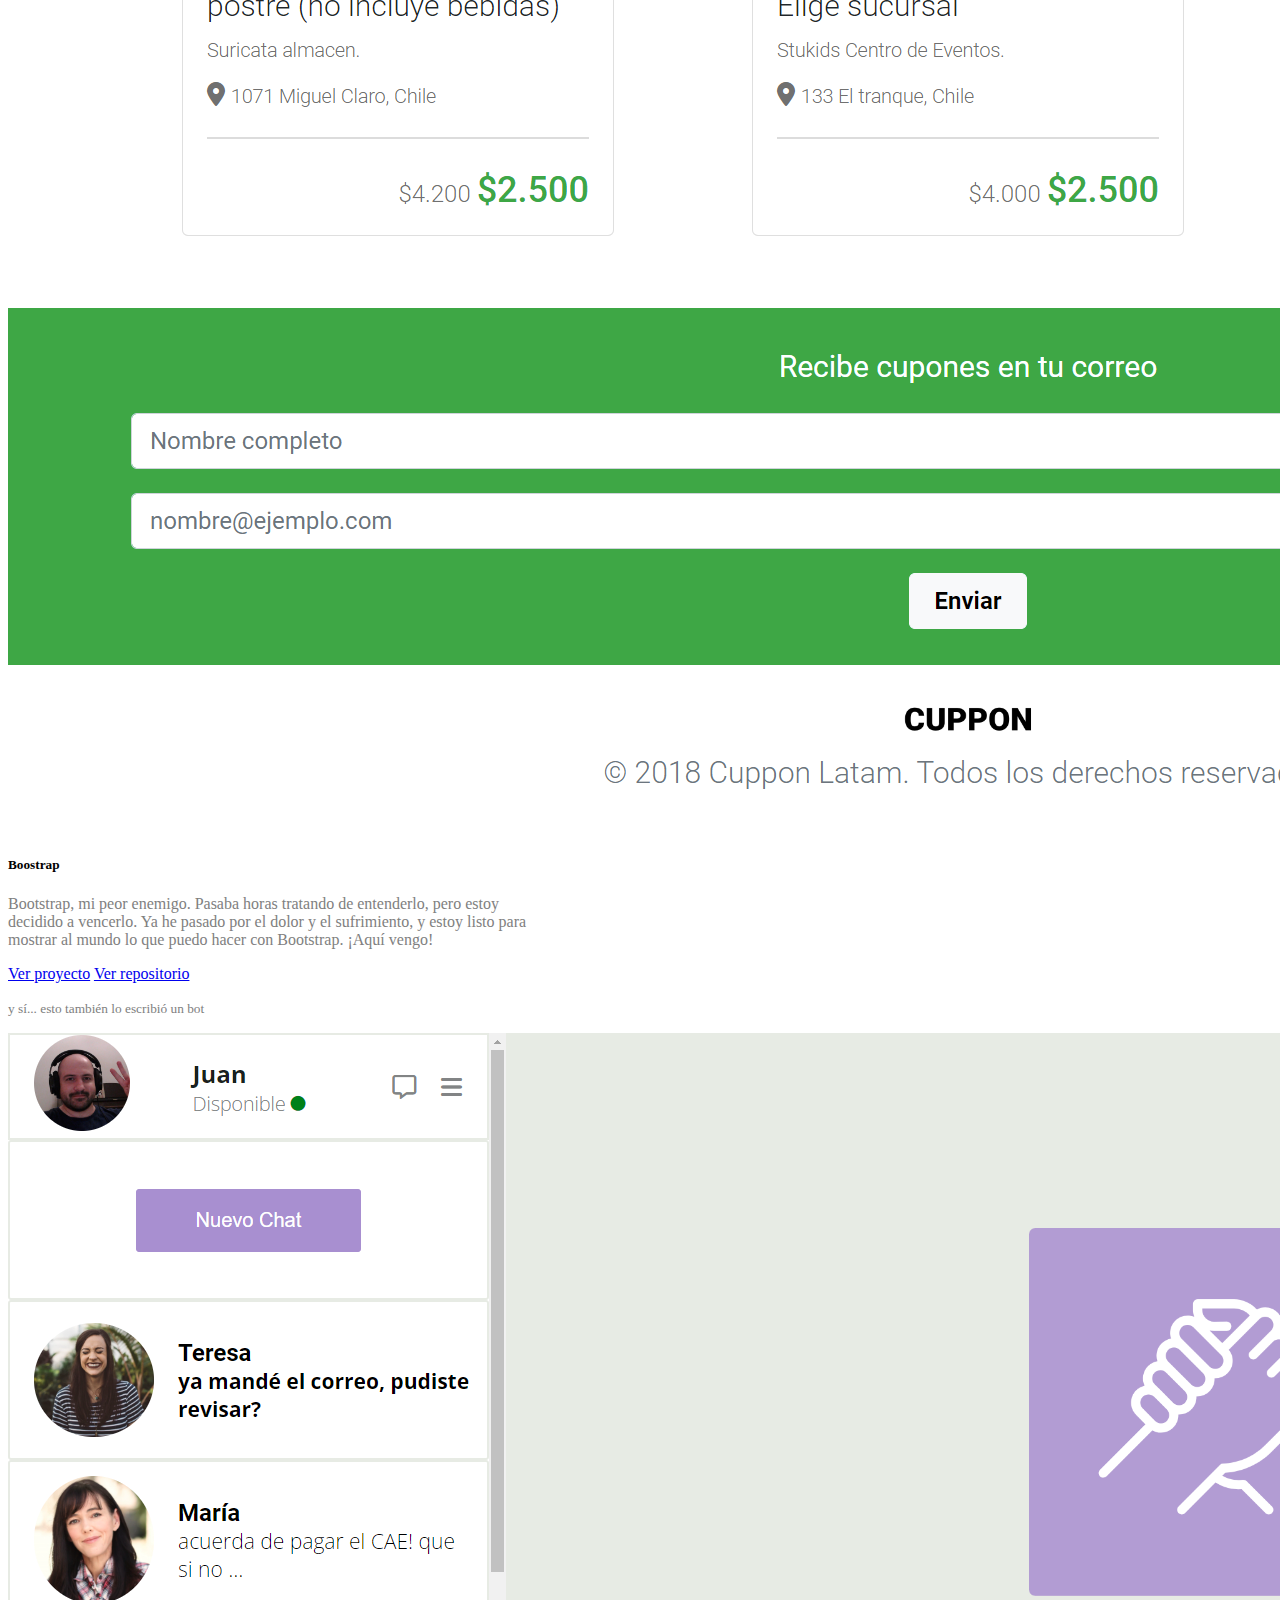
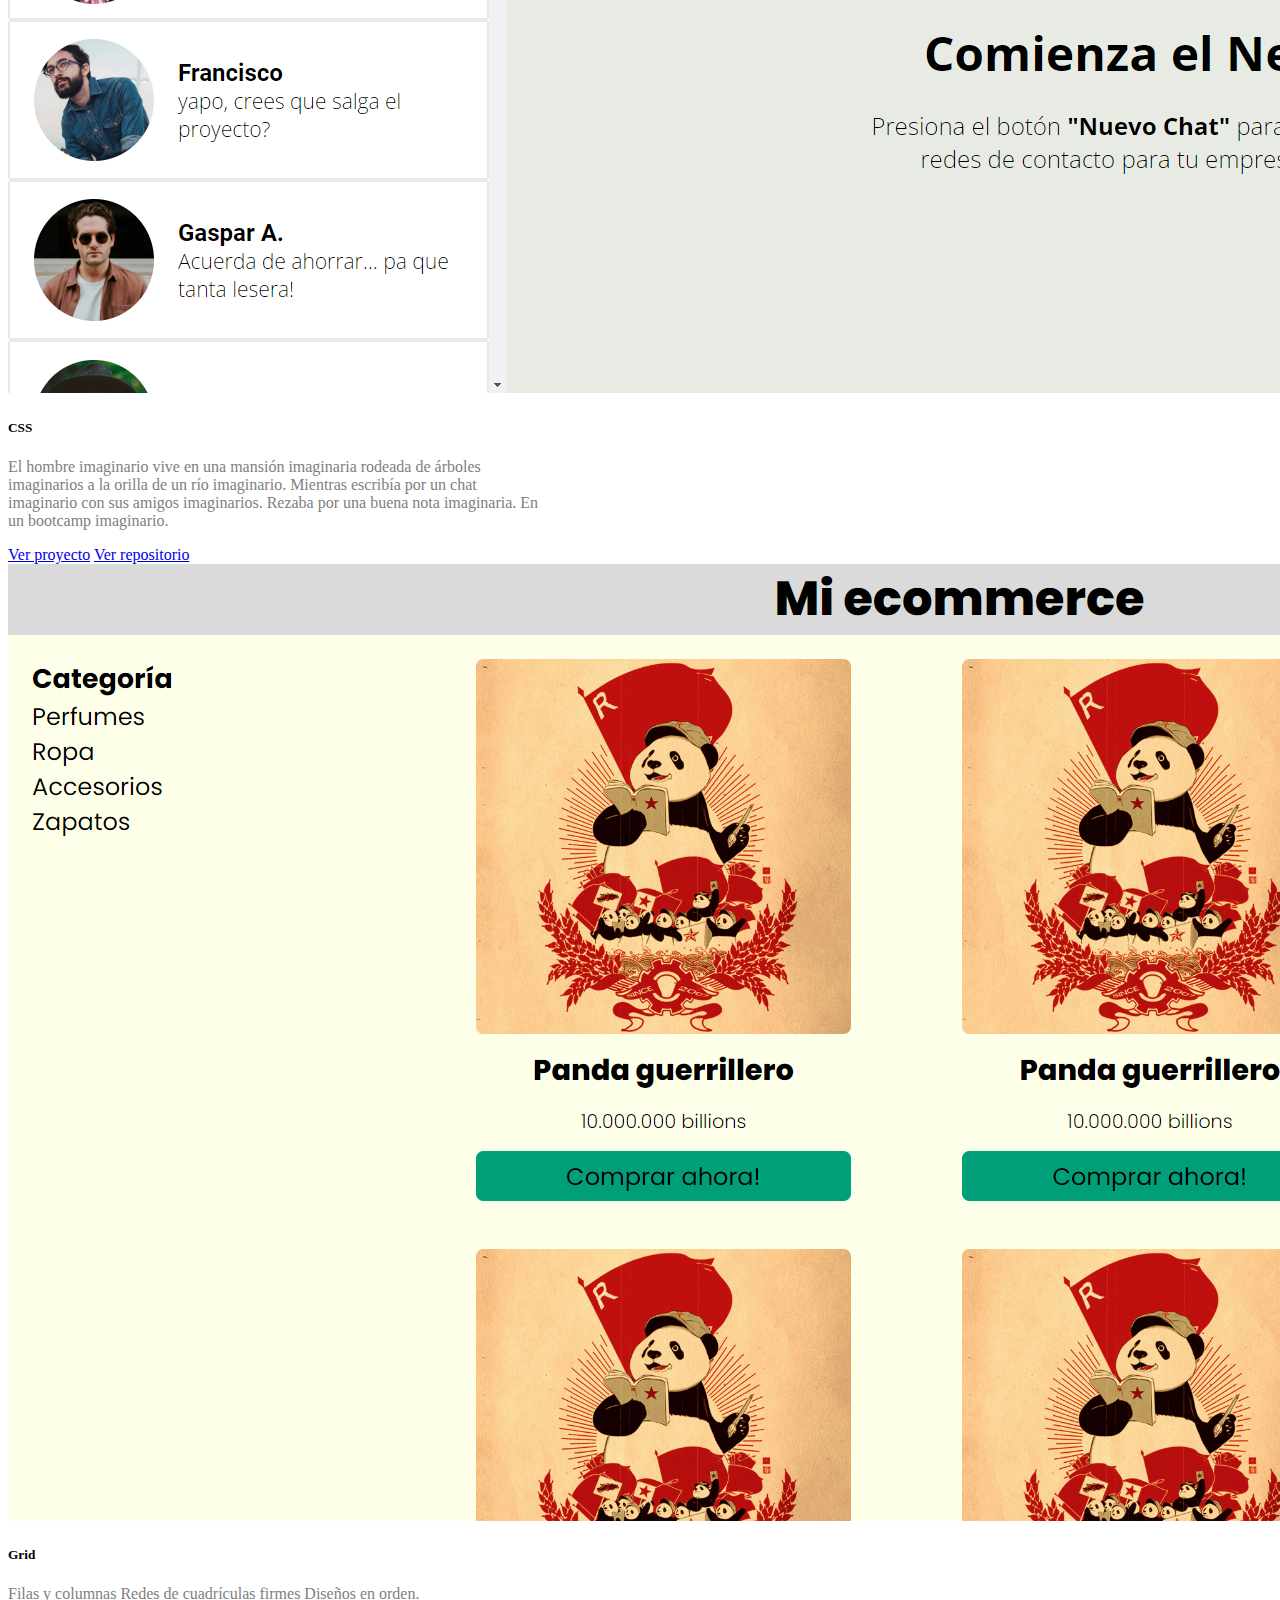
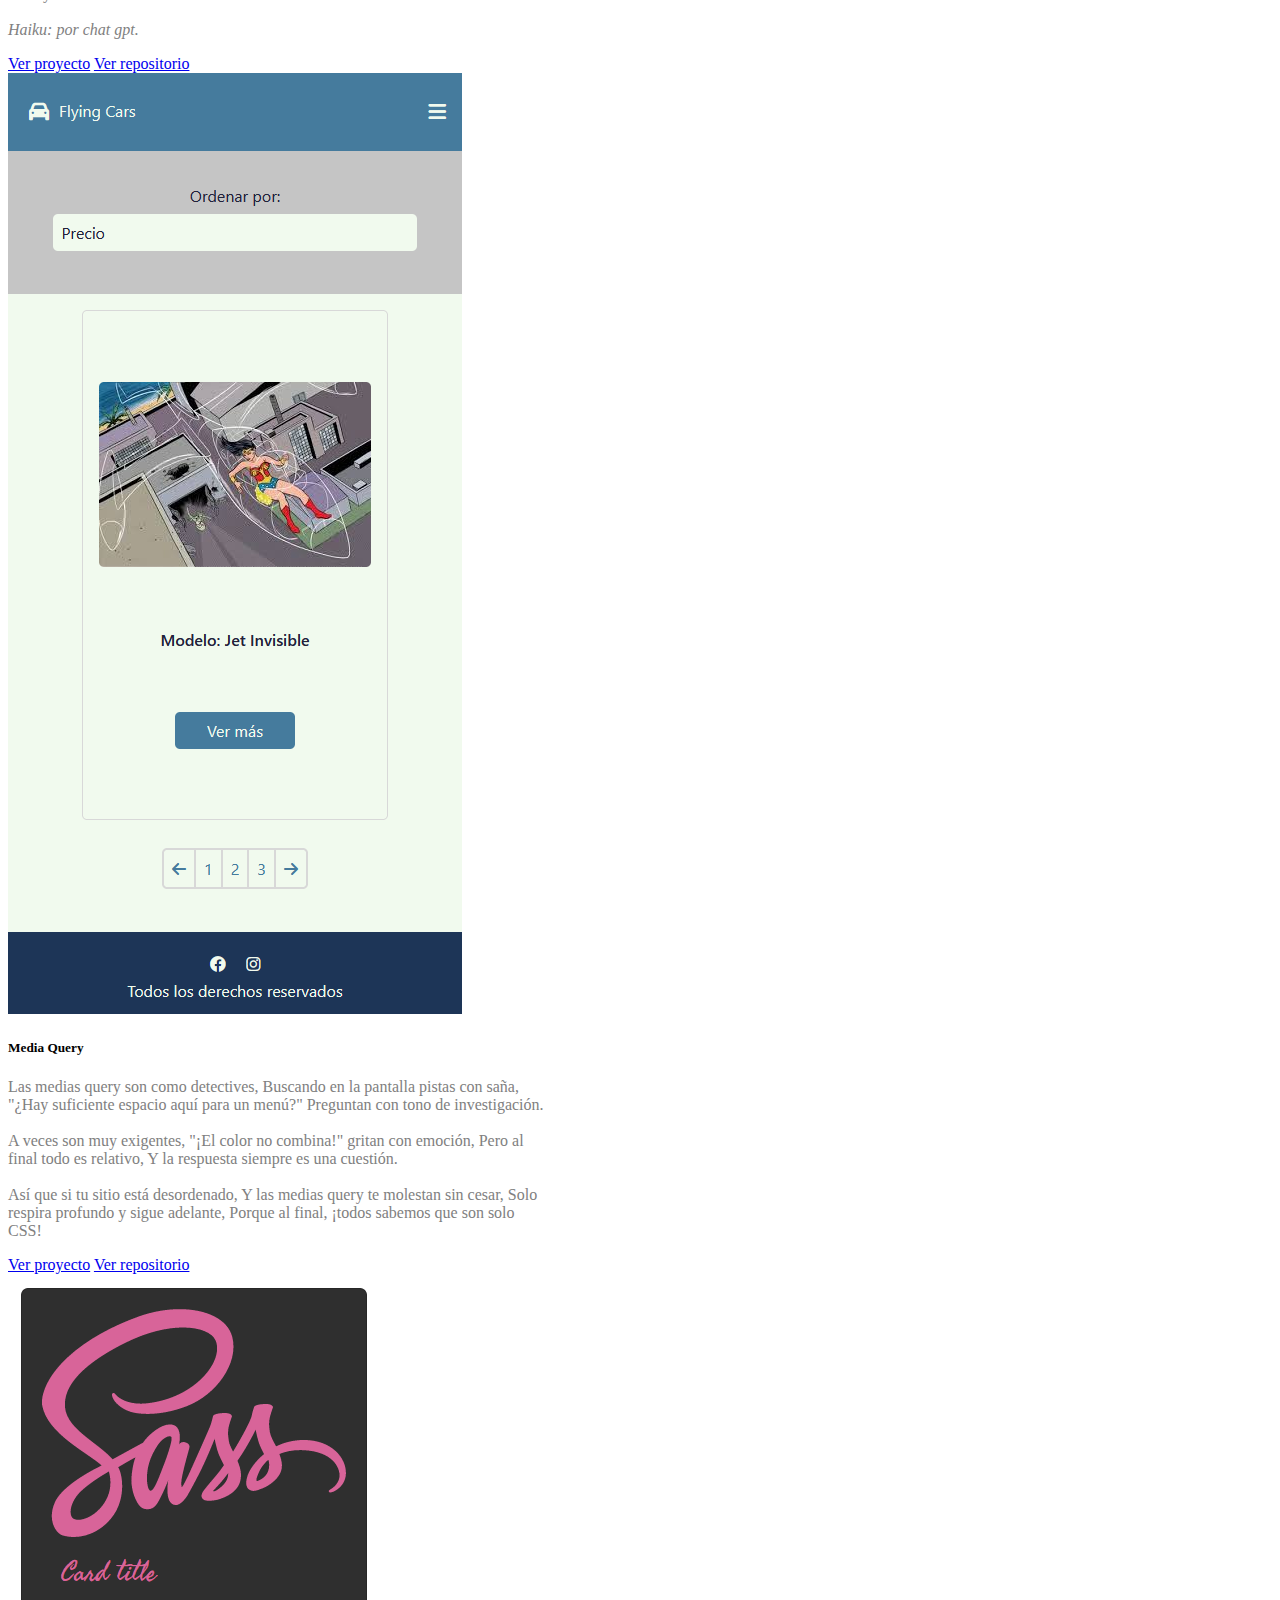
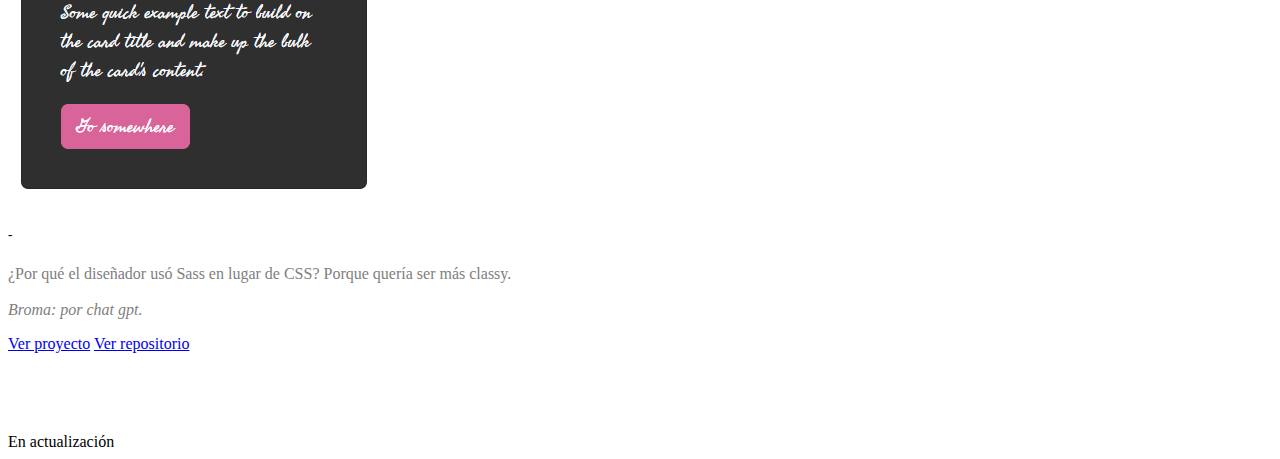
<file: proyectos.html>
<!DOCTYPE html>
<html lang="es">

<head>
  <meta charset="UTF-8" />
  <meta http-equiv="X-UA-Compatible" content="IE=edge" />
  <meta name="viewport" content="width=device-width, initial-scale=1.0" />
  <title>Proyectos</title>

  <link href="https://cdn.jsdelivr.net/npm/bootstrap@5.1.3/dist/css/bootstrap.min.css" rel="stylesheet"
    integrity="sha384-1BmE4kWBq78iYhFldvKuhfTAU6auU8tT94WrHftjDbrCEXSU1oBoqyl2QvZ6jIW3" crossorigin="anonymous" />

  <link rel="stylesheet" href="./assets/css/style.css" />
</head>

<body>
  <header>
    <ul class="nav nav-pills my-4 justify-content-center">
      <li class="nav-item items">
        <a class="nav-link" aria-current="page" href="./index.html">Perfil</a>
      </li>
      <li class="nav-item">
        <a class="nav-link active" href="./proyectos.html">Proyectos</a>
      </li>
      <li class="nav-item">
        <a class="nav-link" href="./contacto.html">Contacto</a>
      </li>
    </ul>
  </header>
  <main>
    <div class="container">
      <div class="row">
        <div class="col">
          <div class="card mb-3" style="max-width: 540px">
            <div class="row g-0">
              <div class="col-md-4">
                <img src="./assets/img/thumbnail-html.png" class="img-fluid rounded-start" alt="..." />
              </div>
              <div class="col-md-8">
                <div class="card-body">
                  <h5 class="card-title">Mi primer CV</h5>
                  <p class="card-text">
                    Este es el primer CV que he desarrollado en HTML sin ayuda
                    de frameworks o css. Se ve escueto pero te aseguro que es
                    de las páginas más veloces que puedes visitar... bueno...
                    no pesa nada 😅
                  </p>
                  <a class="btn btn-primary" href="./assets/desafios/1_HTML/index.html" target="_blank"
                    role="button">Ver proyecto</a>
                  <a class="btn btn-primary"
                    href="https://github.com/Juan-Rauld/juan-rauld.github.io/tree/main/assets/desafios/1_HTML"
                    target="_blank" role="button">Ver repositorio</a>
                </div>
              </div>
            </div>
          </div>
        </div>
        <div class="col">
          <div class="card mb-3" style="max-width: 540px">
            <div class="row g-0">
              <div class="col-md-4">
                <img src="./assets/img/thumbnail-css.png" class="img-fluid rounded-start" alt="..." />
              </div>
              <div class="col-md-8">
                <div class="card-body">
                  <h5 class="card-title">Primer catálogo</h5>
                  <p class="card-text">
                    Profundizando con CSS ya pude generar posicionamientos más
                    elaborados y mejore calidad visual. Realmente es el
                    articulador total de un sitio. Se hace en torno a pianos
                    que en algún momento podré tener. Quien lea y quiera
                    donar, dejo el enlace de mi página
                    <a href="https://www.buymeacoffee.com/rauld">Buy Me a Coffee.</a>
                  </p>
                  <a class="btn btn-primary" href="./assets/desafios/2_CSS/index.html" target="_blank" role="button">Ver
                    proyecto</a>
                  <a class="btn btn-primary"
                    href="https://github.com/Juan-Rauld/juan-rauld.github.io/tree/main/assets/desafios/2_CSS"
                    target="_blank" role="button">Ver repositorio</a>

                </div>
              </div>
            </div>
          </div>
        </div>
      </div>
      <div class="row">
        <div class="col">
          <div class="card mb-3" style="max-width: 540px">
            <div class="row g-0">
              <div class="col-md-4">
                <img src="./assets/img/thumbnail-posicionamiento.png" class="img-fluid rounded-start" alt="..." />
              </div>
              <div class="col-md-8">
                <div class="card-body">
                  <h5 class="card-title">Iguanas!</h5>
                  <p class="card-text">
                    ¿A quién no le gustan las Iguanas? bueno, a mi no mucho.
                    Pero en un extraño pedido se generó una landing de iguanas
                    que habla de sus propiedades principales.
                  </p>
                  <a class="btn btn-primary" href="./assets/desafios/3_Posicionamiento/index.html" target="_blank"
                    role="button">Ver proyecto</a>
                  <a class="btn btn-primary"
                    href="https://github.com/Juan-Rauld/juan-rauld.github.io/tree/main/assets/desafios/3_Posicionamiento"
                    target="_blank" role="button">Ver repositorio</a>

                </div>
              </div>
            </div>
          </div>
        </div>
        <div class="col">
          <div class="card mb-3" style="max-width: 540px">
            <div class="row g-0">
              <div class="col-md-4">
                <img src="./assets/img/thumbnail-boostrap.png" class="img-fluid rounded-start" alt="..." />
              </div>
              <div class="col-md-8">
                <div class="card-body">
                  <h5 class="card-title">Boostrap</h5>
                  <p class="card-text">
                    Bootstrap, mi peor enemigo. Pasaba horas tratando de
                    entenderlo, pero estoy decidido a vencerlo. Ya he pasado
                    por el dolor y el sufrimiento, y estoy listo para mostrar
                    al mundo lo que puedo hacer con Bootstrap. ¡Aquí vengo!
                  </p>
                  <a class="btn btn-primary" href="./assets/desafios/4_Boostrap/index.html" target="_blank"
                    role="button">Ver proyecto</a>
                  <a class="btn btn-primary"
                    href="https://github.com/Juan-Rauld/juan-rauld.github.io/tree/main/assets/desafios/4_Boostrap"
                    target="_blank" role="button">Ver repositorio</a>

                  <p class="card-text">
                    <small class="text-muted">y sí... esto también lo escribió un bot</small>
                  </p>
                </div>
              </div>
            </div>
          </div>
        </div>
      </div>


      <div class="row">
        <div class="col">
          <div class="card mb-3" style="max-width: 540px">
            <div class="row g-0">
              <div class="col-md-4">
                <img src="./assets/img/thumbnail-desafio_flex.png" class="img-fluid rounded-start" alt="..." />
              </div>
              <div class="col-md-8">
                <div class="card-body">
                  <h5 class="card-title">CSS</h5>
                  <p class="card-text">
                    El hombre imaginario vive en una mansión imaginaria
                    rodeada de árboles imaginarios a la orilla de un río
                    imaginario. Mientras escribía por un chat imaginario con
                    sus amigos imaginarios. Rezaba por una buena nota
                    imaginaria. En un bootcamp imaginario.
                  </p>
                  <a class="btn btn-primary" href="./assets/desafios/2.1_CSS_Avanzado/index.html" target="_blank"
                    role="button">Ver proyecto</a>
                  <a class="btn btn-primary"
                    href="https://github.com/Juan-Rauld/juan-rauld.github.io/tree/main/assets/desafios/2.1_CSS_Avanzado"
                    target="_blank" role="button">Ver repositorio</a>
                </div>
              </div>
            </div>
          </div>
        </div>
        <div class="col">
          <div class="card mb-3" style="max-width: 540px">
            <div class="row g-0">
              <div class="col-md-4">
                <img src="./assets/img/thumbnail-desafio_grid.png" class="img-fluid rounded-start" alt="..." />
              </div>
              <div class="col-md-8">
                <div class="card-body">
                  <h5 class="card-title">Grid</h5>
                  <p class="card-text">
                    Filas y columnas
                    Redes de cuadrículas firmes
                    Diseños en orden.
                    <br><br>
                    <i class="text-muted">Haiku: por chat gpt.</i>
                  </p>
                  <a class="btn btn-primary" href="./assets/desafios/2.2_Grid/index.html" target="_blank"
                    role="button">Ver proyecto</a>
                  <a class="btn btn-primary"
                    href="https://github.com/Juan-Rauld/juan-rauld.github.io/tree/main/assets/desafios/2.2_Grid"
                    target="_blank" role="button">Ver repositorio
                  </a>
                </div>
              </div>
            </div>
          </div>
        </div>




        <div class="row">
          <div class="col">
            <div class="card mb-3" style="max-width: 540px">
              <div class="row g-0">
                <div class="col-md-4">
                  <img src="./assets/desafios/2.3_media_query/assets/Captura de pantalla 2023-03-12 211211.png"
                    class="img-fluid rounded-start" alt="..." />
                </div>
                <div class="col-md-8">
                  <div class="card-body">
                    <h5 class="card-title">Media Query</h5>
                    <p class="card-text">
                      Las medias query son como detectives,
                      Buscando en la pantalla pistas con saña,
                      "¿Hay suficiente espacio aquí para un menú?"
                      Preguntan con tono de investigación.
                      <br><br>
                      A veces son muy exigentes,
                      "¡El color no combina!" gritan con emoción,
                      Pero al final todo es relativo,
                      Y la respuesta siempre es una cuestión.
                      <br><br>
                      Así que si tu sitio está desordenado,
                      Y las medias query te molestan sin cesar,
                      Solo respira profundo y sigue adelante,
                      Porque al final, ¡todos sabemos que son solo CSS!
                    </p>
                    <a class="btn btn-primary" href="./assets/desafios/2.3_media_query/index.html" target="_blank"
                      role="button">Ver proyecto</a>
                    <a class="btn btn-primary"
                      href="https://github.com/Juan-Rauld/juan-rauld.github.io/tree/main/assets/desafios/2.3_media_query"
                      target="_blank" role="button">Ver repositorio</a>
                  </div>
                </div>
              </div>
            </div>
          </div>


          <div class="col">
            <div class="card mb-3" style="max-width: 540px">
              <div class="row g-0">
                <div class="col-md-4">
                  <img src="./assets/img/desafio_sass_card.png" class="img-fluid rounded-start" alt="..." />
                </div>
                <div class="col-md-8">
                  <div class="card-body">
                    <h5 class="card-title">-</h5>
                    <p class="card-text">
                      ¿Por qué el diseñador usó Sass en lugar de CSS?
                      Porque quería ser más classy.
                      <br><br>

                      <i class="text-muted">Broma: por chat gpt.</i>
                    </p>
                    <a class="btn btn-primary" href="./assets/desafios/2.4_Sass/index.html" target="_blank" role="button">Ver proyecto</a>
                    <a class="btn btn-primary" href="https://github.com/Juan-Rauld/juan-rauld.github.io/tree/main/assets/desafios/2.4_Sass" target="_blank" role="button">Ver repositorio</a>

                  </div>
                </div>
              </div>
            </div>
          </div>


        </div>
      </div>
  </main>

  <footer>
    <nav class="navbar fixed-bottom navbar-light bg-danger">
      <div class="container-fluid justify-content-center .bg-danger">
        <a class="navbar-brand text-light fw-bold">En actualización</a>
      </div>
    </nav>
  </footer>
</body>

</html>
</file>
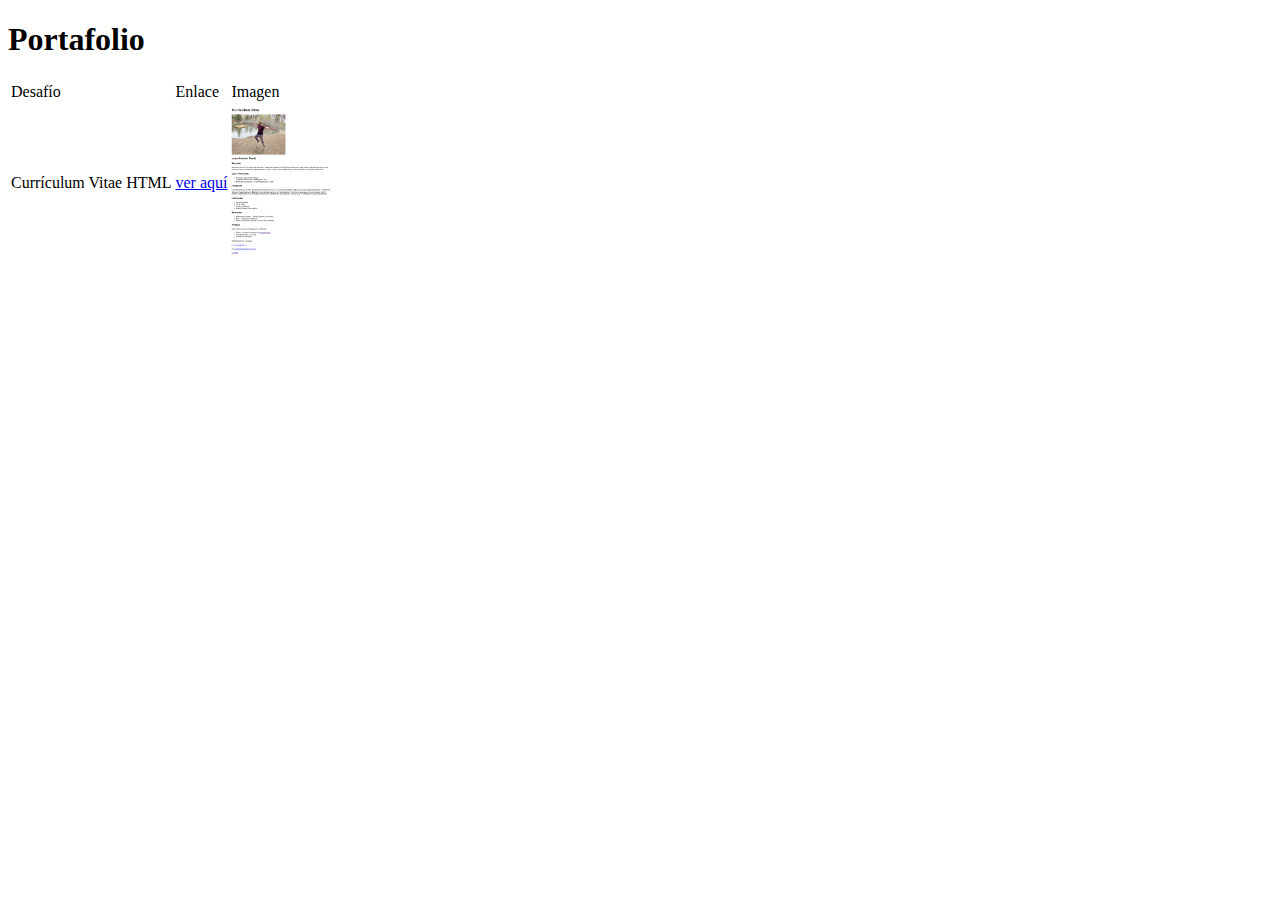
<file: assets/desafios/1_HTML/portafolio.html>
<!DOCTYPE html>
<html lang="es">
<head>
    <meta charset="UTF-8">
    <meta http-equiv="X-UA-Compatible" content="IE=edge">
    <meta name="viewport" content="width=device-width, initial-scale=1.0">
    <title>Document</title>
</head>


<body>
    <h1>Portafolio</h1>
    <table>
        <tr>
          <td>Desafío</td>
          <td>Enlace</td>
          <td>Imagen</td>
        </tr>
        <tr>
            <td>Currículum Vitae HTML</td>
            <td><a href="./index.html">ver aquí</a></td>
            <td><img src="./assets/img/screenshot-desafio-1-html.png" width="100"></td>
          </tr>
      </table>    
</body>
</html>
</file>
<file: assets/css/style.css>
header {
  margin-bottom: 5rem;
}

main {
  margin: 5rem 0;
}

#foto-portada {
  height: 10px;
  width: 10px;
}

#nombre {
  margin-top: 50%;
}

.color-substxt {
  color: gray;
}

.imagen-margen {
  margin: 10rem 2rem;
}

.texto-margen {
  margin: 0 2rem;
  padding: 10rem 0 0 0;
}



.tooltip {
  position: relative;
  display: inline-block;
  border-bottom: 1px dotted black;
}

.tooltip .tooltiptext {
  visibility: hidden;
  width: 120px;
  background-color: black;
  color: #fff;
  text-align: center;
  border-radius: 6px;
  padding: 5px 0;

  /* Position the tooltip */
  position: absolute;
  z-index: 1;
}

.tooltip:hover .tooltiptext {
  visibility: visible;
}

p {
  color: gray;
}
</file>
<file: assets/desafios/2.4_Sass/css/style.css>
@import url("https://fonts.googleapis.com/css2?family=Freehand&display=swap");
.estilo-base, .card {
  background-color: #2f2f2f;
  color: #f8f9fa;
  font-family: "Freehand", cursive;
}

body {
  display: flex;
  align-items: center;
  justify-content: center;
  align-content: center;
  height: 100vh;
}

.card {
  padding: 1rem;
  width: 20rem;
}

.card .card-title {
  color: #CF649A;
  font-size: 1.4rem;
}

.card .btn-primary {
  background-color: #CF649A;
  border-color: #CF649A;
}
</file>
<file: assets/desafios/2_CSS/assets/style.css>
.portafolio-back-to-main {
    display: inline-block;
    background-color: #ff5e5e;
    width: 100%;
}

html {
    font-size: 100%;
    font-weight: 400;
}

header,
body,
footer {
    font-family: poppins;
    margin: 0;
}

header {
    height: 20em;
    background-color: #eeeee4;
}

header h1 {
    margin: 0px;
}


footer {
    height: 3em;
    line-height: 3em;
    background-color: #eeeee4;
    text-align: center;
    font-weight: 400;
}

/*Tomé libertades de color en el footer*/

h1 {
    font-weight: 400;
    font-size: 3.052rem;
}

/* PREGUNTA: ¿Está bien tener varios - "padding: 0em 1em 0em 1em;" - en distintas partes? ¿cómo podría ser más eficiente?*/

h2 {
    font-size: 2.441rem;
    padding: 1em 1em 0.5em 1em;
}

h3 {
    font-size: 1.953rem;
    padding: 0em 1em 0em 1em;
}

h4 {
    font-size: 1.563rem;
    padding: 0em 1em 0em 1em;
}

h5 {
    font-size: 1.25rem;
}

h5:after {
    content: '';
    display: block;
    width: 80px;
    height: 4px;
    background: #ff5e5e;
    margin: 0;
    margin-top: 1em;
    border-radius: 20px;
    text-align: left;
}

/* Class */

.products {
    width: 80%;
    margin: auto;
}

.products td {
    width: 50%;
    padding: 2em;
}

.products img {
    width: 100%;
    border: solid 1px rgba(221, 221, 221, 0);
    border-radius: 5px;
}

.products p {
    text-align: justify;
}

.header {
    height: 10em;
    padding: 5em;
    background-size: cover;
    background-position: center;
}

/* entiendo que tengo que mejorar la sintaxis y formas de nombres de las clases. */

.strong {
    font-weight: bold;
    text-transform: uppercase;
}

.center {
    margin: 0 auto;
    width: 50%;
    height: 50%;
    padding-bottom: 0.5em;
}

/* ID's */

#banner-incial {
    height: 10em;
    float: right;
}

#aviso {
    background-color: rgba(127, 255, 212, 0.38);
    border-radius: 10px;
    margin: auto;
    text-align: justify;
    width: 50%;
    height: 50%;
    padding: 1em;
}


/* Optimizaciones a futuro: 

Si voy a tener textos justificados en todas los "p", es mejor usar un body p {text-align: justify}. así quedan todos los textos Paragraph centrados.

Buscar el orden y jerarquías principales y desde allí construír.

Si en el trabajo previo sabemos que hay algún tipo de atributo transversal a todas las secciones es mejor declararlo en las etiquetas vez de hacer ID's o clases específicas para cada una de las secciones específicas.

Más orden con los nombres de las clases

Usar clases "heredadas" (al menos así lo entiendo) que si tengo dentro del header, todos los h1 de una cierta manera, utilizar "header h1 {atributos}".

*/
</file>
